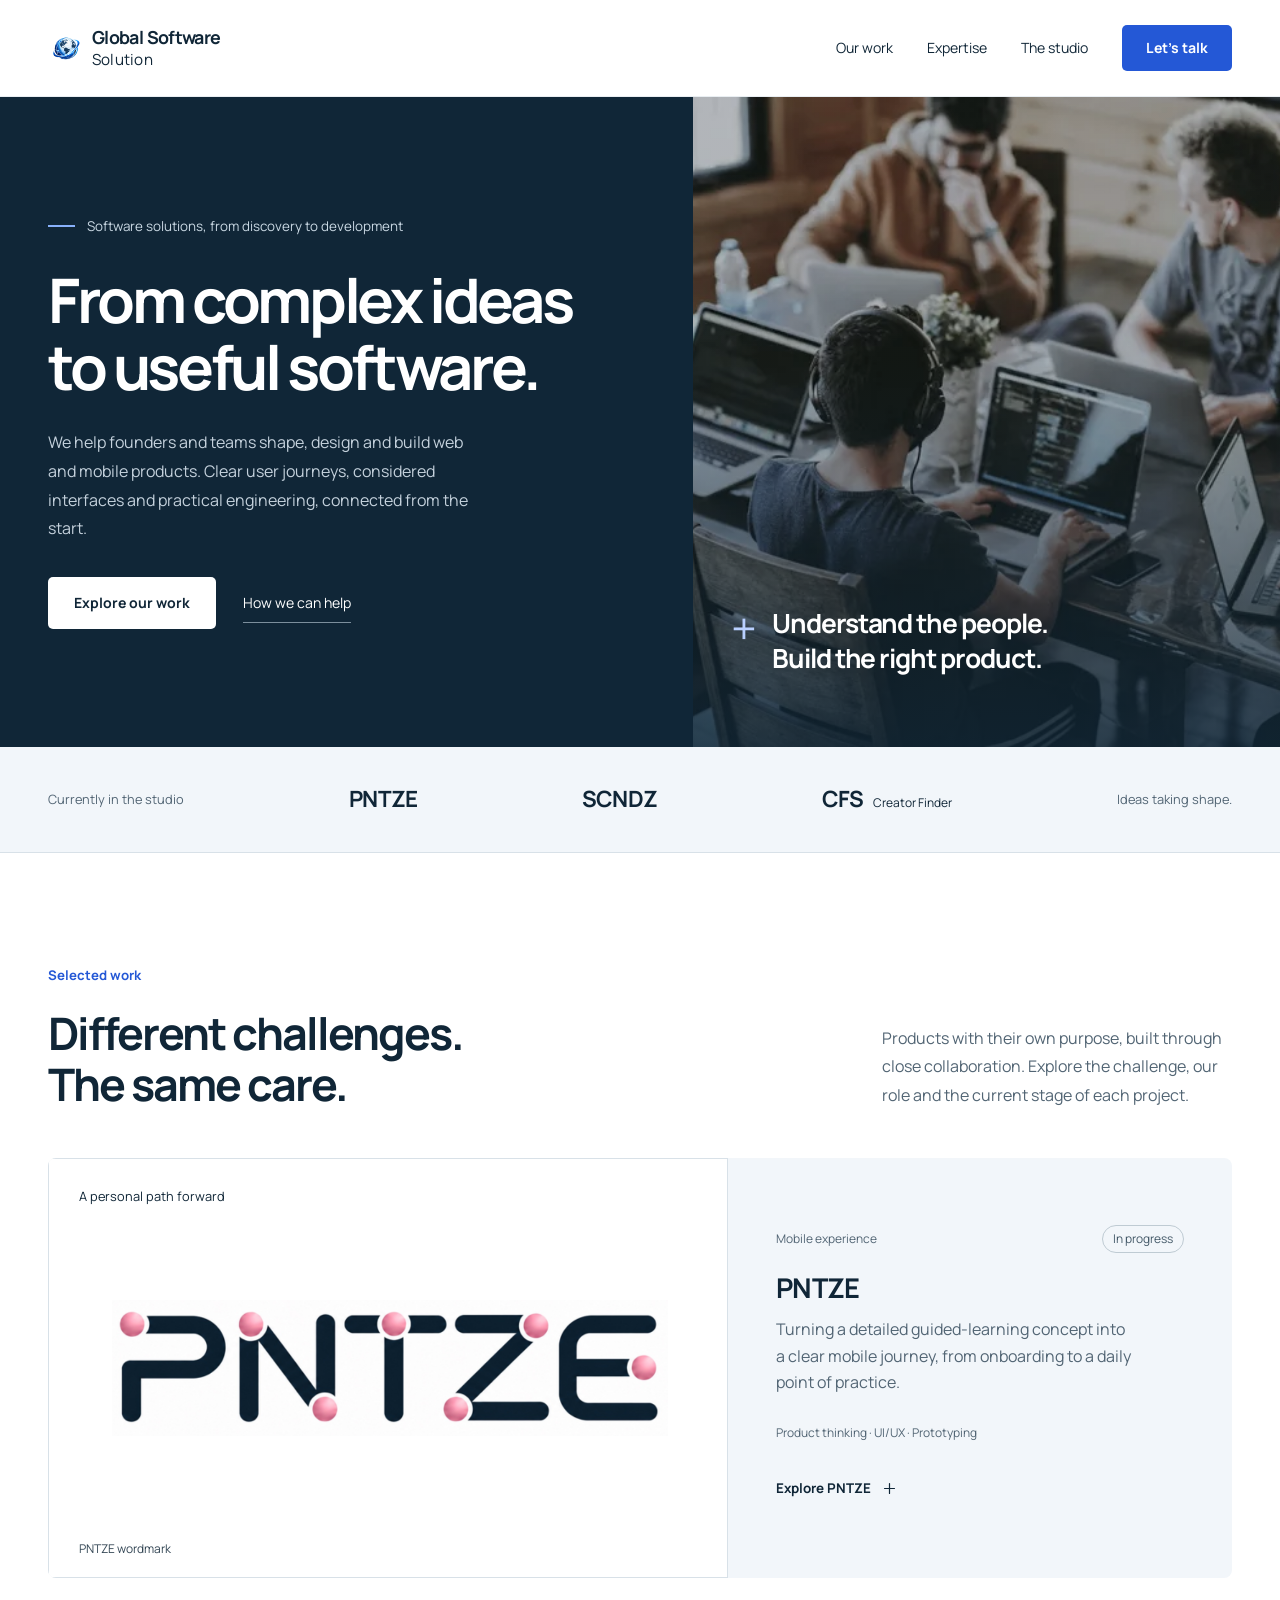
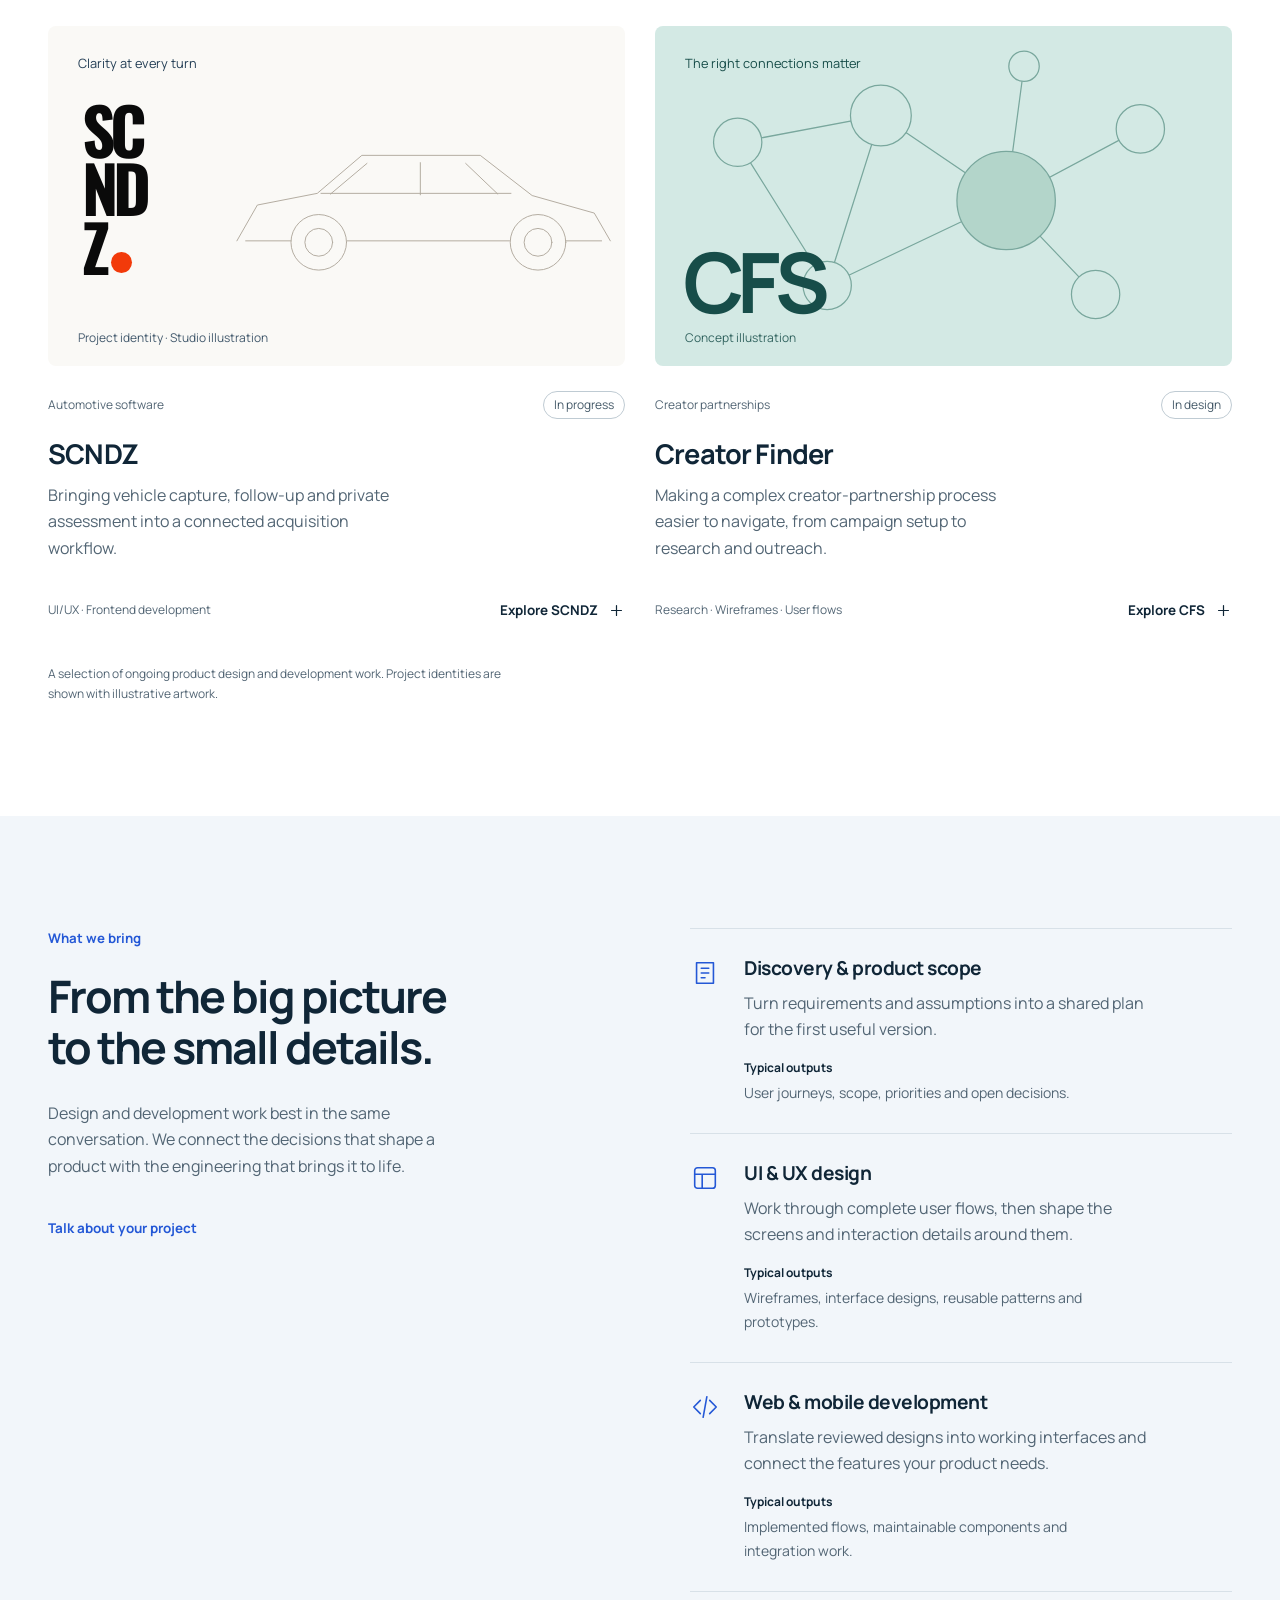
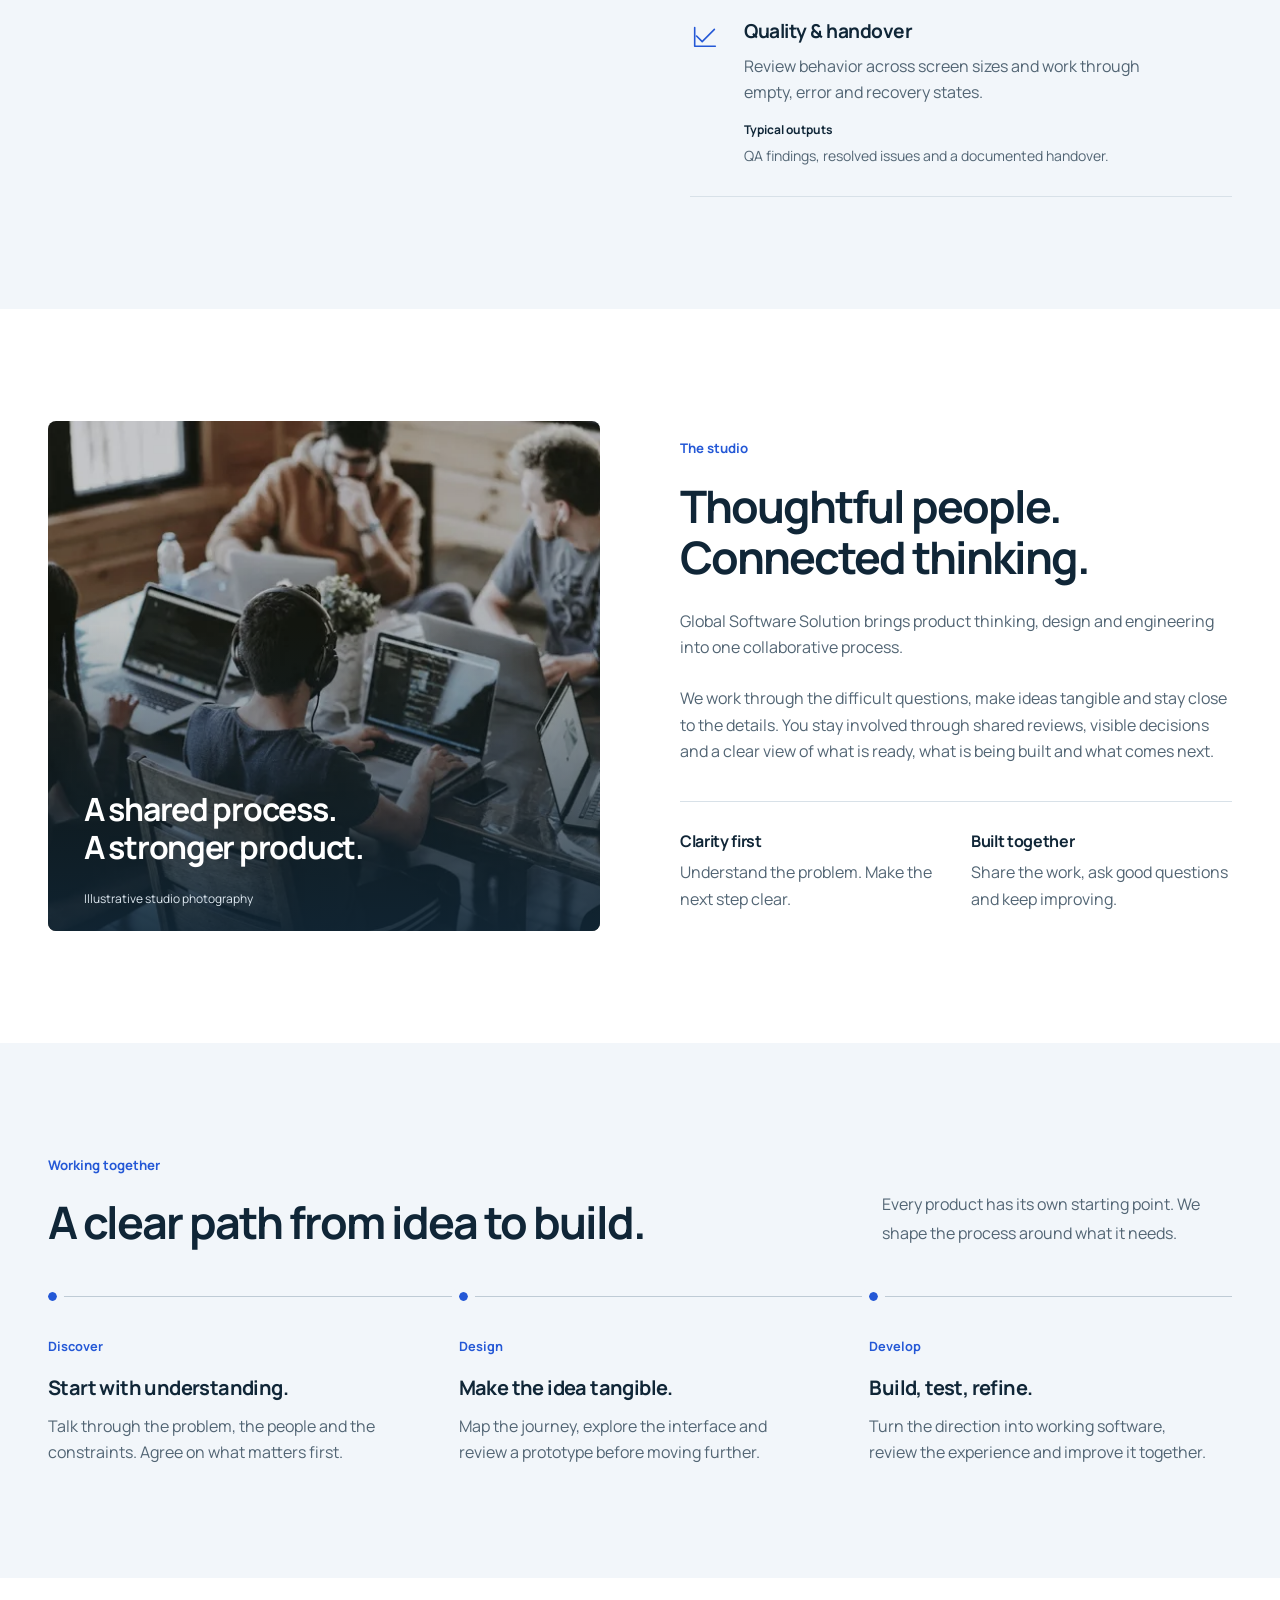
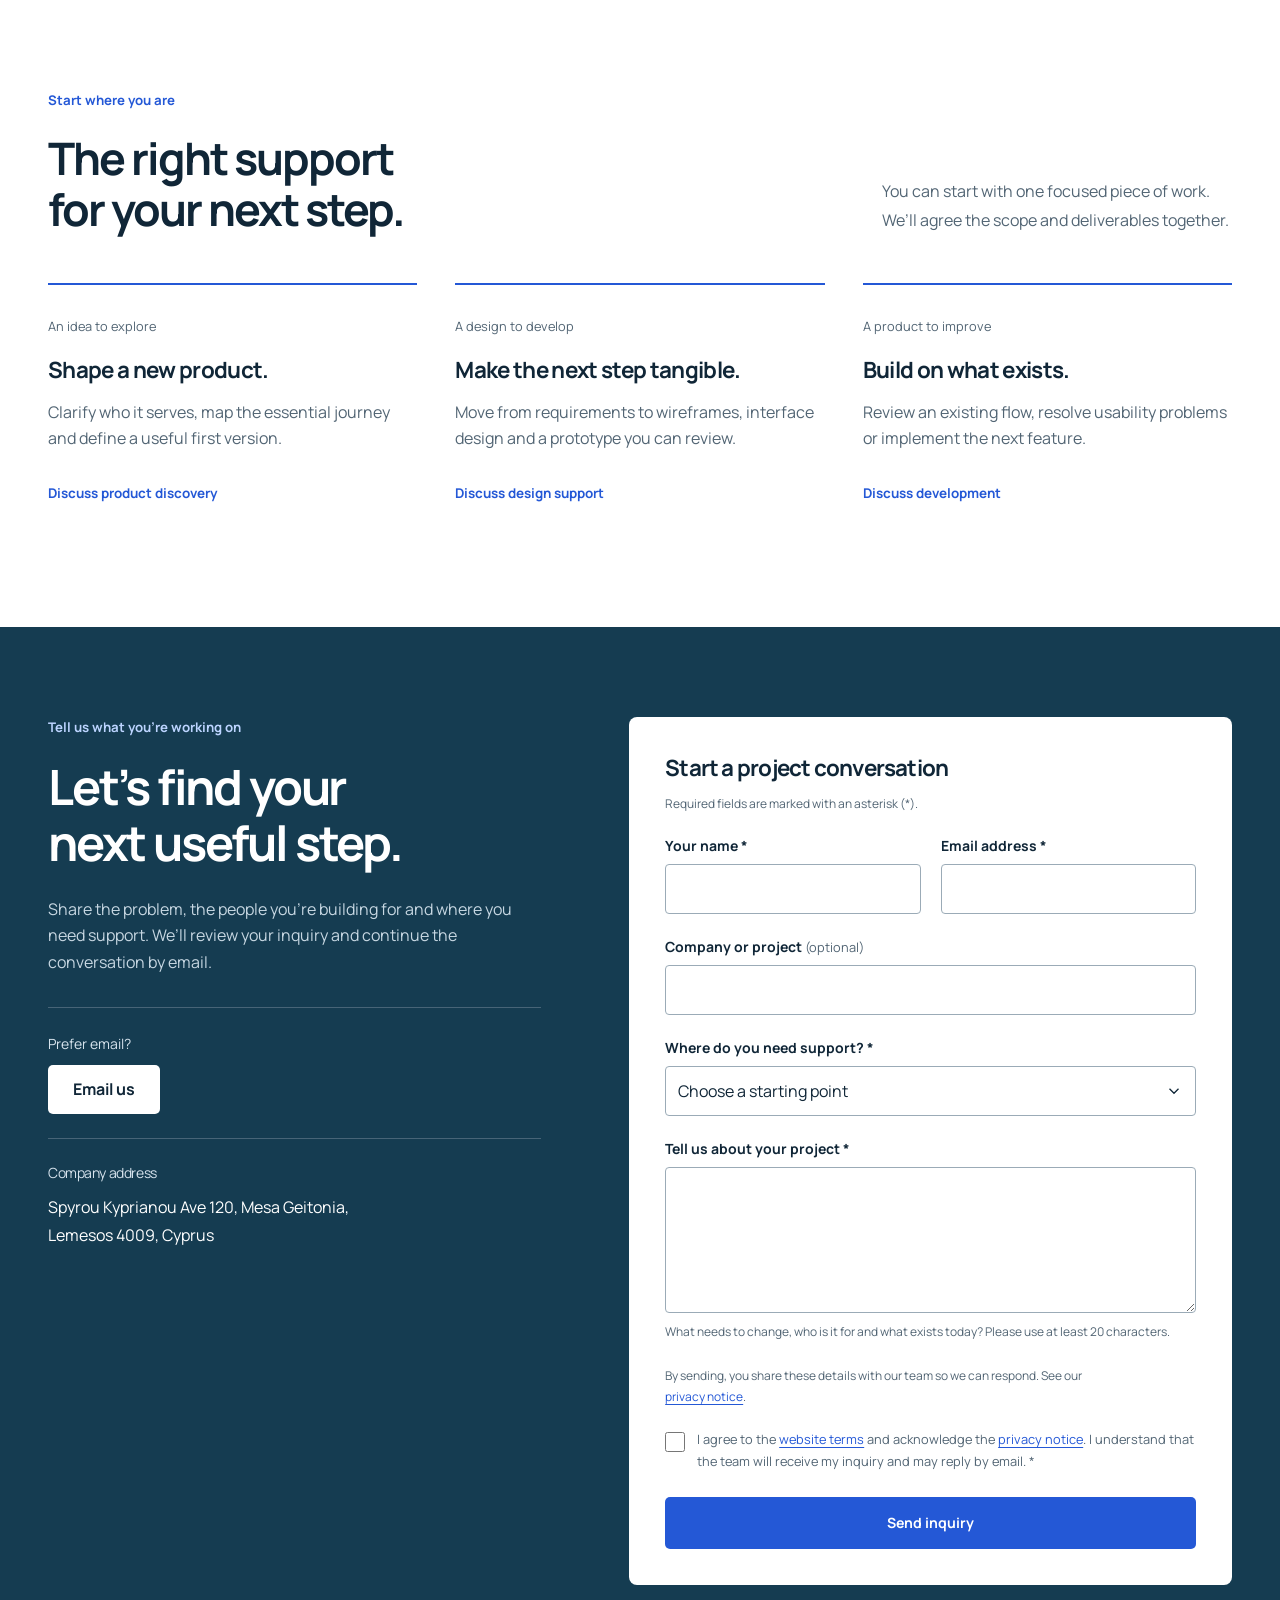
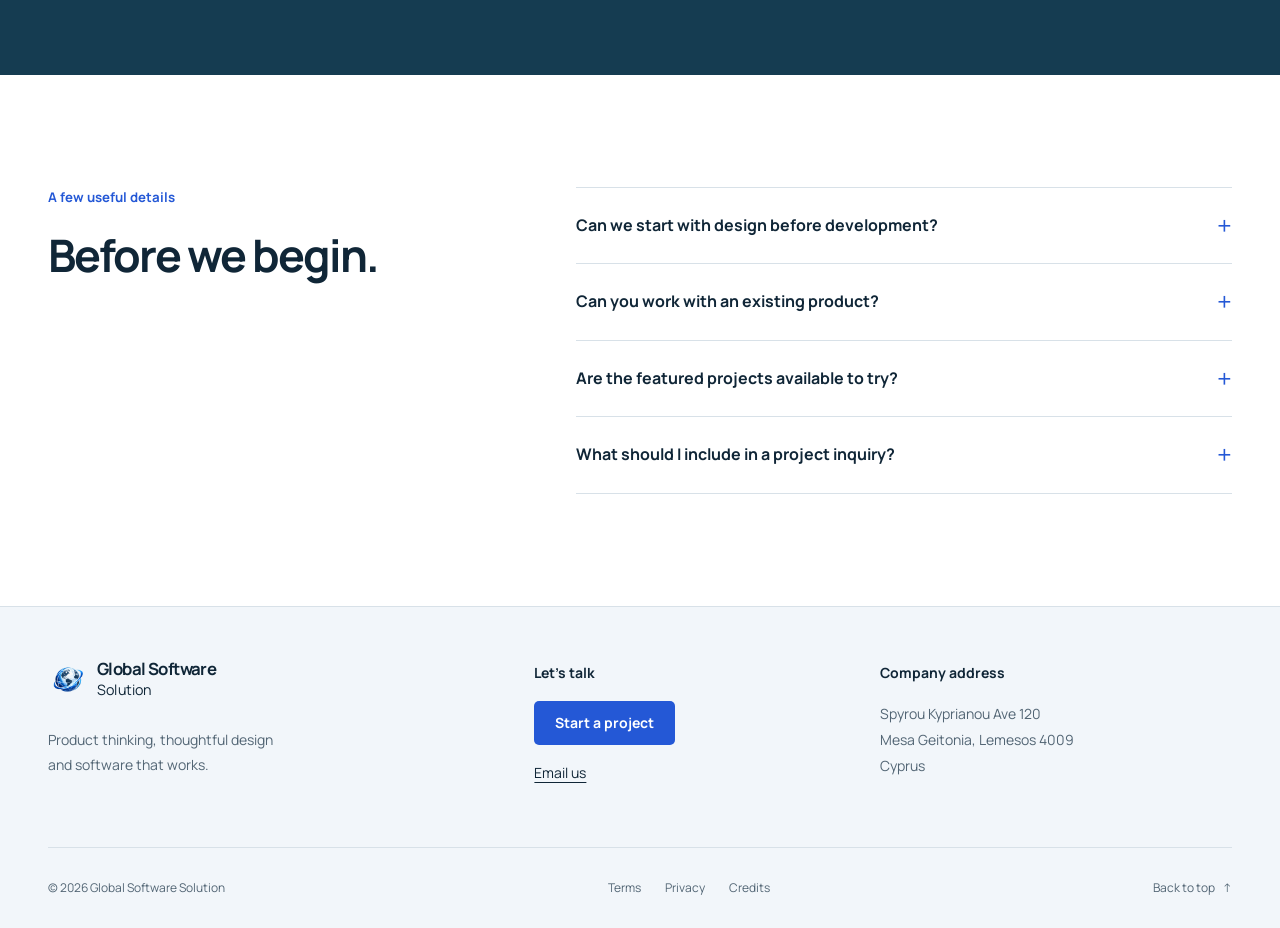
<file: index.html>
<!doctype html>
<html lang="en">
<head>
  <meta charset="utf-8">
<meta http-equiv="Content-Security-Policy" content="default-src &#x27;none&#x27;; base-uri &#x27;none&#x27;; object-src &#x27;none&#x27;; script-src &#x27;self&#x27; &#x27;sha256-yvL3pnUNTHCL8IyqZlwhKdg6uucOcuVKdAGLNqWfsmY=&#x27;; script-src-attr &#x27;none&#x27;; style-src &#x27;self&#x27;; img-src &#x27;self&#x27; data:; font-src &#x27;self&#x27;; connect-src https://formsubmit.co; form-action https://formsubmit.co; frame-src &#x27;none&#x27;; manifest-src &#x27;self&#x27;; upgrade-insecure-requests">

  <meta name="viewport" content="width=device-width, initial-scale=1">
  <meta name="theme-color" content="#102637">

  <link rel="preload" href="assets/manrope-regular.woff2" as="font" type="font/woff2" crossorigin>
  <link rel="stylesheet" href="styles.css">
  <script src="script.js" defer></script>
<link rel="icon" type="image/x-icon" href="/favicon.ico?v=2" sizes="16x16 32x32 48x48">
<link rel="icon" type="image/png" sizes="32x32" href="/assets/favicon-32x32.png?v=2">
<link rel="icon" type="image/png" sizes="16x16" href="/assets/favicon-16x16.png?v=2">
<link rel="apple-touch-icon" sizes="180x180" href="/assets/apple-touch-icon.png?v=2">

<title>Global Software Solution | Software Development &amp; UI/UX</title>
<meta name="description" content="Global Software Solution helps founders and teams with software development, web and mobile apps, product discovery, and thoughtful UI/UX design.">
<meta name="robots" content="index,follow,max-image-preview:large">
<meta name="referrer" content="strict-origin-when-cross-origin">
<meta name="author" content="Global Software Solution">
<link rel="canonical" href="https://globalsoftwarestudios.com/">
<meta property="og:type" content="website">
<meta property="og:site_name" content="Global Software Solution">
<meta property="og:title" content="Global Software Solution | Software Development &amp; UI/UX">
<meta property="og:description" content="Global Software Solution helps founders and teams with software development, web and mobile apps, product discovery, and thoughtful UI/UX design.">
<meta property="og:url" content="https://globalsoftwarestudios.com/">
<meta property="og:image" content="https://globalsoftwarestudios.com/assets/social-card.png">
<meta property="og:image:width" content="1200">
<meta property="og:image:height" content="630">
<meta property="og:image:alt" content="Global Software Solution — software development, web, mobile and UI/UX design">
<meta name="twitter:card" content="summary_large_image">
<meta name="twitter:title" content="Global Software Solution | Software Development &amp; UI/UX">
<meta name="twitter:description" content="Global Software Solution helps founders and teams with software development, web and mobile apps, product discovery, and thoughtful UI/UX design.">
<meta name="twitter:image" content="https://globalsoftwarestudios.com/assets/social-card.png">
<meta name="twitter:image:alt" content="Global Software Solution — software development and UI/UX design">
<script type="application/ld+json">{"@context":"https://schema.org","@graph":[{"@type":"Organization","@id":"https://globalsoftwarestudios.com/#organization","name":"Global Software Solution","url":"https://globalsoftwarestudios.com/","description":"Global Software Solution helps founders and teams with software development, web and mobile apps, product discovery, and thoughtful UI/UX design.","email":"jay.sterling@globalsoftwarestudios.com","logo":{"@type":"ImageObject","url":"https://globalsoftwarestudios.com/assets/company-globe.png","width":256,"height":256},"address":{"@type":"PostalAddress","streetAddress":"Spyrou Kyprianou Ave 120, Mesa Geitonia","addressLocality":"Lemesos","postalCode":"4009","addressCountry":"CY"},"contactPoint":[{"@type":"ContactPoint","contactType":"project inquiries","email":"jay.sterling@globalsoftwarestudios.com"}]},{"@type":"WebSite","@id":"https://globalsoftwarestudios.com/#website","url":"https://globalsoftwarestudios.com/","name":"Global Software Solution","publisher":{"@id":"https://globalsoftwarestudios.com/#organization"},"inLanguage":"en"},{"@type":"WebPage","@id":"https://globalsoftwarestudios.com/#webpage","url":"https://globalsoftwarestudios.com/","name":"Global Software Solution | Software Development & UI/UX","description":"Global Software Solution helps founders and teams with software development, web and mobile apps, product discovery, and thoughtful UI/UX design.","isPartOf":{"@id":"https://globalsoftwarestudios.com/#website"},"about":{"@id":"https://globalsoftwarestudios.com/#organization"},"inLanguage":"en"}]}</script>
</head>
<body>
  <a class="skip-link" href="#main">Skip to content</a>
  <header class="site-header">
    <div class="container header-inner">
      <a class="brand" href="#" aria-label="Global Software Solution home"><img class="brand-globe" src="assets/company-globe.png" width="256" height="256" alt=""><span>Global Software <span class="brand-second">Solution</span></span></a>
      <button class="menu-toggle" aria-expanded="false" aria-controls="navigation" hidden><span>Menu</span><svg viewBox="0 0 24 24" aria-hidden="true"><path d="M4 8h16M4 16h16"/></svg></button>
      <nav id="navigation" aria-label="Main navigation">
        <a href="#work">Our work</a><a href="#expertise">Expertise</a><a href="#studio">The studio</a><a class="button button-small" href="#contact">Let’s talk</a>
      </nav>
    </div>
  </header>
  <main id="main">
    <section class="hero" aria-labelledby="hero-title">
      <div class="container hero-grid">
        <div class="hero-copy">
          <p class="intro-label"><span class="line"></span> Software solutions, from discovery to development</p>
          <h1 id="hero-title">From complex ideas<br>to useful software.</h1>
          <p class="hero-description">We help founders and teams shape, design and build web and mobile products. Clear user journeys, considered interfaces and practical engineering, connected from the start.</p>
          <div class="hero-actions"><a class="button button-white" href="#work">Explore our work</a><a class="hero-text-link" href="#expertise">How we can help</a></div>
        </div>
        <div class="hero-art">
          <img class="hero-photo" src="assets/studio-team.webp" srcset="assets/studio-team-small.webp 750w, assets/studio-team.webp 1500w" sizes="(max-width: 620px) 100vw, 50vw" alt="People collaborating around a laptop in a shared workspace" width="1500" height="1001" fetchpriority="high">
          <div class="photo-shade"></div>
          <div class="photo-caption"><span class="caption-cross" aria-hidden="true">+</span><p>Understand the people.<br>Build the right product.</p></div>
        </div>
      </div>
    </section>
    <div class="project-index"><div class="container index-inner"><span>Currently in the studio</span><a href="#pntze">PNTZE</a><a href="#scndz">SCNDZ</a><a href="#cfs">CFS <span class="index-detail">Creator Finder</span></a><span class="index-note">Ideas taking shape.</span></div></div>
    <section class="section work-section container" id="work" aria-labelledby="work-title">
      <div class="section-heading"><div><p class="section-kicker">Selected work</p><h2 id="work-title">Different challenges.<br>The same care.</h2></div><p>Products with their own purpose, built through close collaboration. Explore the challenge, our role and the current stage of each project.</p></div>
      <div class="projects">
        <article class="project project-featured" id="pntze">
          <div class="project-art pntze-art" aria-label="PNTZE source wordmark" role="img">
            <span class="art-note">A personal path forward</span>
            <div class="project-logo-panel"><img class="pntze-project-logo" src="assets/pntze-logo.png" alt="PNTZE" width="1020" height="249" loading="lazy"></div>
            <span class="visual-caption">PNTZE wordmark</span>
          </div>
          <div class="project-copy"><div class="project-meta"><span>Mobile experience</span><span class="status">In progress</span></div><h3>PNTZE</h3><p>Turning a detailed guided-learning concept into a clear mobile journey, from onboarding to a daily point of practice.</p><div class="project-bottom"><span>Product thinking · UI/UX · Prototyping</span><a class="text-link" href="#project-pntze" data-project="pntze">Explore PNTZE <svg viewBox="0 0 24 24" aria-hidden="true"><path d="M12 5v14M5 12h14"/></svg></a></div></div>
        </article>
        <article class="project" id="scndz">
          <div class="project-art scndz-art" role="img" aria-label="SCNDZ project wordmark and automotive illustration"><span class="art-note">Clarity at every turn</span><svg class="car-drawing" viewBox="0 0 600 250" aria-hidden="true"><path d="m45 164 28-49 82-16 61-52h162l71 55 85 24 22 38M57 164h62m77 0h222m77 0h49M160 99h260M223 58l-50 42m185-42 44 42M296 57v44"/><circle cx="157" cy="166" r="38"/><circle cx="457" cy="166" r="38"/><circle cx="157" cy="166" r="19"/><circle cx="457" cy="166" r="19"/></svg><span class="scndz-project-logo" role="img" aria-label="SCNDZ"><span>SC</span><span>ND</span><span>Z<i aria-hidden="true"></i></span></span><span class="visual-caption">Project identity · Studio illustration</span></div>
          <div class="project-copy"><div class="project-meta"><span>Automotive software</span><span class="status">In progress</span></div><h3>SCNDZ</h3><p>Bringing vehicle capture, follow-up and private assessment into a connected acquisition workflow.</p><div class="project-bottom"><span>UI/UX · Frontend development</span><a class="text-link" href="#project-scndz" data-project="scndz">Explore SCNDZ <svg viewBox="0 0 24 24" aria-hidden="true"><path d="M12 5v14M5 12h14"/></svg></a></div></div>
        </article>
        <article class="project" id="cfs">
          <div class="project-art cfs-art" role="img" aria-label="Abstract connected creator network for CFS"><span class="art-note">The right connections matter</span><svg class="network-lines" viewBox="0 0 600 380" aria-hidden="true"><path d="m70 130 160-30 140 95 150-80M230 100l-60 190 200-95 100 105M70 130l100 160m200-95 20-150"/><circle cx="70" cy="130" r="27"/><circle cx="230" cy="100" r="34"/><circle cx="170" cy="290" r="27"/><circle cx="520" cy="115" r="27"/><circle cx="470" cy="300" r="27"/><circle cx="390" cy="45" r="17"/><circle class="center-node" cx="370" cy="195" r="55"/></svg><span class="art-word cfs-word">CFS</span><span class="visual-caption">Concept illustration</span></div>
          <div class="project-copy"><div class="project-meta"><span>Creator partnerships</span><span class="status">In design</span></div><h3>Creator Finder</h3><p>Making a complex creator-partnership process easier to navigate, from campaign setup to research and outreach.</p><div class="project-bottom"><span>Research · Wireframes · User flows</span><a class="text-link" href="#project-cfs" data-project="cfs">Explore CFS <svg viewBox="0 0 24 24" aria-hidden="true"><path d="M12 5v14M5 12h14"/></svg></a></div></div>
        </article>
      </div>
      <p class="work-note">A selection of ongoing product design and development work. Project identities are shown with illustrative artwork.</p>
    </section>
    <section class="expertise-section section" id="expertise" aria-labelledby="expertise-title"><div class="container expertise-layout"><div class="expertise-intro"><p class="section-kicker">What we bring</p><h2 id="expertise-title">From the big picture<br>to the small details.</h2><p>Design and development work best in the same conversation. We connect the decisions that shape a product with the engineering that brings it to life.</p><a class="text-link" href="#contact">Talk about your project</a></div><div class="service-list"><div class="service"><svg viewBox="0 0 32 32" aria-hidden="true"><path d="M7 5h18v22H7zM12 11h8M12 16h8M12 21h4"/></svg><div><h3>Discovery & product scope</h3><p>Turn requirements and assumptions into a shared plan for the first useful version.</p><p class="service-output"><strong>Typical outputs</strong> User journeys, scope, priorities and open decisions.</p></div></div><div class="service"><svg viewBox="0 0 32 32" aria-hidden="true"><rect x="5" y="5" width="22" height="22" rx="3"/><path d="M5 12h22M13 12v15"/></svg><div><h3>UI & UX design</h3><p>Work through complete user flows, then shape the screens and interaction details around them.</p><p class="service-output"><strong>Typical outputs</strong> Wireframes, interface designs, reusable patterns and prototypes.</p></div></div><div class="service"><svg viewBox="0 0 32 32" aria-hidden="true"><path d="m11 9-7 7 7 7m10-14 7 7-7 7M18 5l-4 22"/></svg><div><h3>Web & mobile development</h3><p>Translate reviewed designs into working interfaces and connect the features your product needs.</p><p class="service-output"><strong>Typical outputs</strong> Implemented flows, maintainable components and integration work.</p></div></div><div class="service"><svg viewBox="0 0 32 32" aria-hidden="true"><path d="m7 16 6 6L26 9M5 7v20h22"/></svg><div><h3>Quality & handover</h3><p>Review behavior across screen sizes and work through empty, error and recovery states.</p><p class="service-output"><strong>Typical outputs</strong> QA findings, resolved issues and a documented handover.</p></div></div></div></div></section>
    <section class="studio-section section container" id="studio" aria-labelledby="studio-title"><div class="studio-visual"><img src="assets/studio-team.webp" srcset="assets/studio-team-small.webp 750w, assets/studio-team.webp 1500w" sizes="(max-width: 620px) 100vw, 50vw" alt="A collaborative workspace with laptops and people sharing ideas" width="1500" height="1001" loading="lazy"><div class="studio-image-label">A shared process.<br>A stronger product.</div><span class="studio-photo-note">Illustrative studio photography</span></div><div class="studio-copy"><p class="section-kicker">The studio</p><h2 id="studio-title">Thoughtful people.<br>Connected thinking.</h2><p>Global Software Solution brings product thinking, design and engineering into one collaborative process.</p><p>We work through the difficult questions, make ideas tangible and stay close to the details. You stay involved through shared reviews, visible decisions and a clear view of what is ready, what is being built and what comes next.</p><div class="studio-values"><div><h3>Clarity first</h3><p>Understand the problem. Make the next step clear.</p></div><div><h3>Built together</h3><p>Share the work, ask good questions and keep improving.</p></div></div></div></section>
    <section class="process-section section"><div class="container"><div class="section-heading"><div><p class="section-kicker">Working together</p><h2>A clear path from idea to build.</h2></div><p>Every product has its own starting point. We shape the process around what it needs.</p></div><div class="process-grid"><div><span class="process-step">Discover</span><h3>Start with understanding.</h3><p>Talk through the problem, the people and the constraints. Agree on what matters first.</p></div><div><span class="process-step">Design</span><h3>Make the idea tangible.</h3><p>Map the journey, explore the interface and review a prototype before moving further.</p></div><div><span class="process-step">Develop</span><h3>Build, test, refine.</h3><p>Turn the direction into working software, review the experience and improve it together.</p></div></div></div></section>
<section class="starting-section section container" aria-labelledby="starting-title">
<div class="section-heading"><div><p class="section-kicker">Start where you are</p><h2 id="starting-title">The right support<br>for your next step.</h2></div><p>You can start with one focused piece of work. We’ll agree the scope and deliverables together.</p></div>
<div class="starting-grid">
<article><span class="starting-label">An idea to explore</span><h3>Shape a new product.</h3><p>Clarify who it serves, map the essential journey and define a useful first version.</p><button type="button" class="text-link" data-inquiry-service="Discovery & product scope">Discuss product discovery</button></article>
<article><span class="starting-label">A design to develop</span><h3>Make the next step tangible.</h3><p>Move from requirements to wireframes, interface design and a prototype you can review.</p><button type="button" class="text-link" data-inquiry-service="UI & UX design">Discuss design support</button></article>
<article><span class="starting-label">A product to improve</span><h3>Build on what exists.</h3><p>Review an existing flow, resolve usability problems or implement the next feature.</p><button type="button" class="text-link" data-inquiry-service="Web & mobile development">Discuss development</button></article>
</div></section>
    <section class="contact-section" id="contact" aria-labelledby="contact-title"><div class="container contact-inner">
<div class="inquiry-intro"><p class="section-kicker">Tell us what you’re working on</p><h2 id="contact-title">Let’s find your<br>next useful step.</h2><p>Share the problem, the people you’re building for and where you need support. We’ll review your inquiry and continue the conversation by email.</p>
<div class="inquiry-route"><h3>Prefer email?</h3><a class="button contact-email" href="mailto:jay.sterling@globalsoftwarestudios.com">Email us</a></div>
<div class="contact-location"><h3>Company address</h3><address>Spyrou Kyprianou Ave 120, Mesa Geitonia,<br>Lemesos 4009, Cyprus</address></div></div>
<form id="inquiry-form" class="inquiry-form" action="https://formsubmit.co/knightndgale@gmail.com" method="POST" aria-labelledby="inquiry-form-title">
<h3 id="inquiry-form-title">Start a project conversation</h3><p class="form-hint">Required fields are marked with an asterisk (*).</p>
<input type="hidden" name="_cc" value="jay.sterling@globalsoftwarestudios.com"><input type="hidden" name="_subject" value="New project inquiry — Global Software Solution"><input type="hidden" name="_template" value="table"><input type="hidden" name="_next" value="https://globalsoftwarestudios.com/thank-you.html"><input type="hidden" name="_url" value="https://globalsoftwarestudios.com/">
<div class="honey-field" aria-hidden="true"><label for="website-url">Leave this field empty</label><input id="website-url" name="_honey" type="text" tabindex="-1" autocomplete="off"></div>
<div class="form-row"><div class="form-field"><label for="inquiry-name">Your name *</label><input id="inquiry-name" name="name" autocomplete="name" maxlength="100" required aria-describedby="name-error"><span class="field-error" id="name-error"></span></div><div class="form-field"><label for="inquiry-email">Email address *</label><input id="inquiry-email" inputmode="email" spellcheck="false" type="email" name="email" autocomplete="email" maxlength="254" required aria-describedby="email-error"><span class="field-error" id="email-error"></span></div></div>
<div class="form-field"><label for="inquiry-company">Company or project <span>(optional)</span></label><input id="inquiry-company" name="company" autocomplete="organization" maxlength="150"></div>
<div class="form-field"><label for="inquiry-service">Where do you need support? *</label><select id="inquiry-service" name="service" required aria-describedby="service-error"><option value="">Choose a starting point</option><option>Discovery & product scope</option><option>UI & UX design</option><option>Web & mobile development</option><option>Quality review & refinement</option><option>Help me define the scope</option></select><span class="field-error" id="service-error"></span></div>
<div class="form-field"><label for="inquiry-message">Tell us about your project *</label><textarea id="inquiry-message" name="message" rows="5" required minlength="20" maxlength="5000" aria-describedby="message-hint message-error"></textarea><span class="field-hint" id="message-hint">What needs to change, who is it for and what exists today? Please use at least 20 characters.</span><span class="field-error" id="message-error"></span></div>
<p class="form-privacy">By sending, you share these details with our team so we can respond. See our <a href="privacy.html">privacy notice</a>.</p>
<div class="form-field consent-field"><label class="consent-label" for="inquiry-consent"><input type="checkbox" id="inquiry-consent" name="consent" value="accepted" required aria-describedby="consent-error"><span>I agree to the <a href="terms.html" target="_blank" rel="noopener noreferrer">website terms</a> and acknowledge the <a href="privacy.html" target="_blank" rel="noopener noreferrer">privacy notice</a>. I understand that the team will receive my inquiry and may reply by email. *</span></label><span class="field-error" id="consent-error"></span></div>
<input type="hidden" name="terms_version" value="2026-06">
<div id="inquiry-feedback" class="form-feedback" role="status" aria-live="polite" tabindex="-1" hidden></div>
<button type="submit" class="button inquiry-submit">Send inquiry</button>
<noscript><p class="form-hint">You may be asked to complete verification before your inquiry is sent.</p></noscript>
</form></div></section>
    <section class="faq-section section container" aria-labelledby="faq-title"><div><p class="section-kicker">A few useful details</p><h2 id="faq-title">Before we begin.</h2></div><div class="faq-list"><details><summary>Can we start with design before development?<span aria-hidden="true">+</span></summary><p>Yes. We can begin with product discovery, user flows, wireframes or a prototype, then use that work to define the development scope.</p></details><details><summary>Can you work with an existing product?<span aria-hidden="true">+</span></summary><p>Yes. We can review an existing experience, work through specific usability problems or help shape the next part of the product.</p></details><details><summary>Are the featured projects available to try?<span aria-hidden="true">+</span></summary><p>The featured work is ongoing. The project overviews describe the current design and development scope; public product demos are not linked at this stage.</p></details><details><summary>What should I include in a project inquiry?<span aria-hidden="true">+</span></summary><p>A short description of the problem, who the product is for, what already exists and any timing constraints is a useful start. Use the inquiry form above to share these details with our team.</p></details></div></section>
  </main>
  <footer class="site-footer" id="footer">
  <div class="container footer-grid">
    <div class="footer-brand">
      <a class="brand" href="./" aria-label="Global Software Solution home"><img class="brand-globe" src="assets/company-globe.png" width="256" height="256" alt=""><span>Global Software <span class="brand-second">Solution</span></span></a>
      <p>Product thinking, thoughtful design<br>and software that works.</p>
    </div>
    <div class="footer-column">
      <h2 class="footer-heading">Let’s talk</h2>
      <div class="footer-actions"><a class="button" href="./#contact">Start a project</a><a class="footer-link" href="mailto:jay.sterling@globalsoftwarestudios.com">Email us</a></div>
    </div>
    <div class="footer-column">
      <h2 class="footer-heading">Company address</h2>
      <address>Spyrou Kyprianou Ave 120<br>Mesa Geitonia, Lemesos 4009<br>Cyprus</address>
    </div>
  </div>
  <div class="container footer-meta">
    <span>© 2026 Global Software Solution</span>
    <nav aria-label="Legal and site information"><a href="terms.html">Terms</a><a href="privacy.html">Privacy</a><a href="credits.html">Credits</a></nav>
    <a class="footer-top" href="#main">Back to top <span aria-hidden="true">↑</span></a>
  </div>
</footer>
  <dialog id="project-dialog" aria-labelledby="dialog-title"><button class="dialog-close" aria-label="Close project overview"><svg viewBox="0 0 24 24" aria-hidden="true"><path d="m6 6 12 12M18 6 6 18"/></svg></button><div id="dialog-content"></div></dialog>
  <section class="project-fallbacks" aria-label="Project overviews">
    <article id="project-pntze"><h2>PNTZE</h2><p>A guided mobile experience focused on a personal journey. Current work includes product interpretation, UI/UX design and prototype planning. The product is ongoing; no public demo is available here.</p><a href="#pntze">Back to selected work</a></article>
    <article id="project-scndz"><h2>SCNDZ</h2><p>Vehicle acquisition software. Current work covers onboarding, acquisition capture, follow-up and assessment interfaces. Frontend implementation is ongoing; backend-connected behavior and newer design changes remain in progress.</p><a href="#scndz">Back to selected work</a></article>
    <article id="project-cfs"><h2>Creator Finder (CFS)</h2><p>A creator discovery and partnership workflow covering research, campaigns, outreach and partnerships. Current work is low-fidelity wireframes, user flows and specification alignment. This is design-stage work, not a released application.</p><a href="#cfs">Back to selected work</a></article>
  </section>
</body>
</html>
</file>
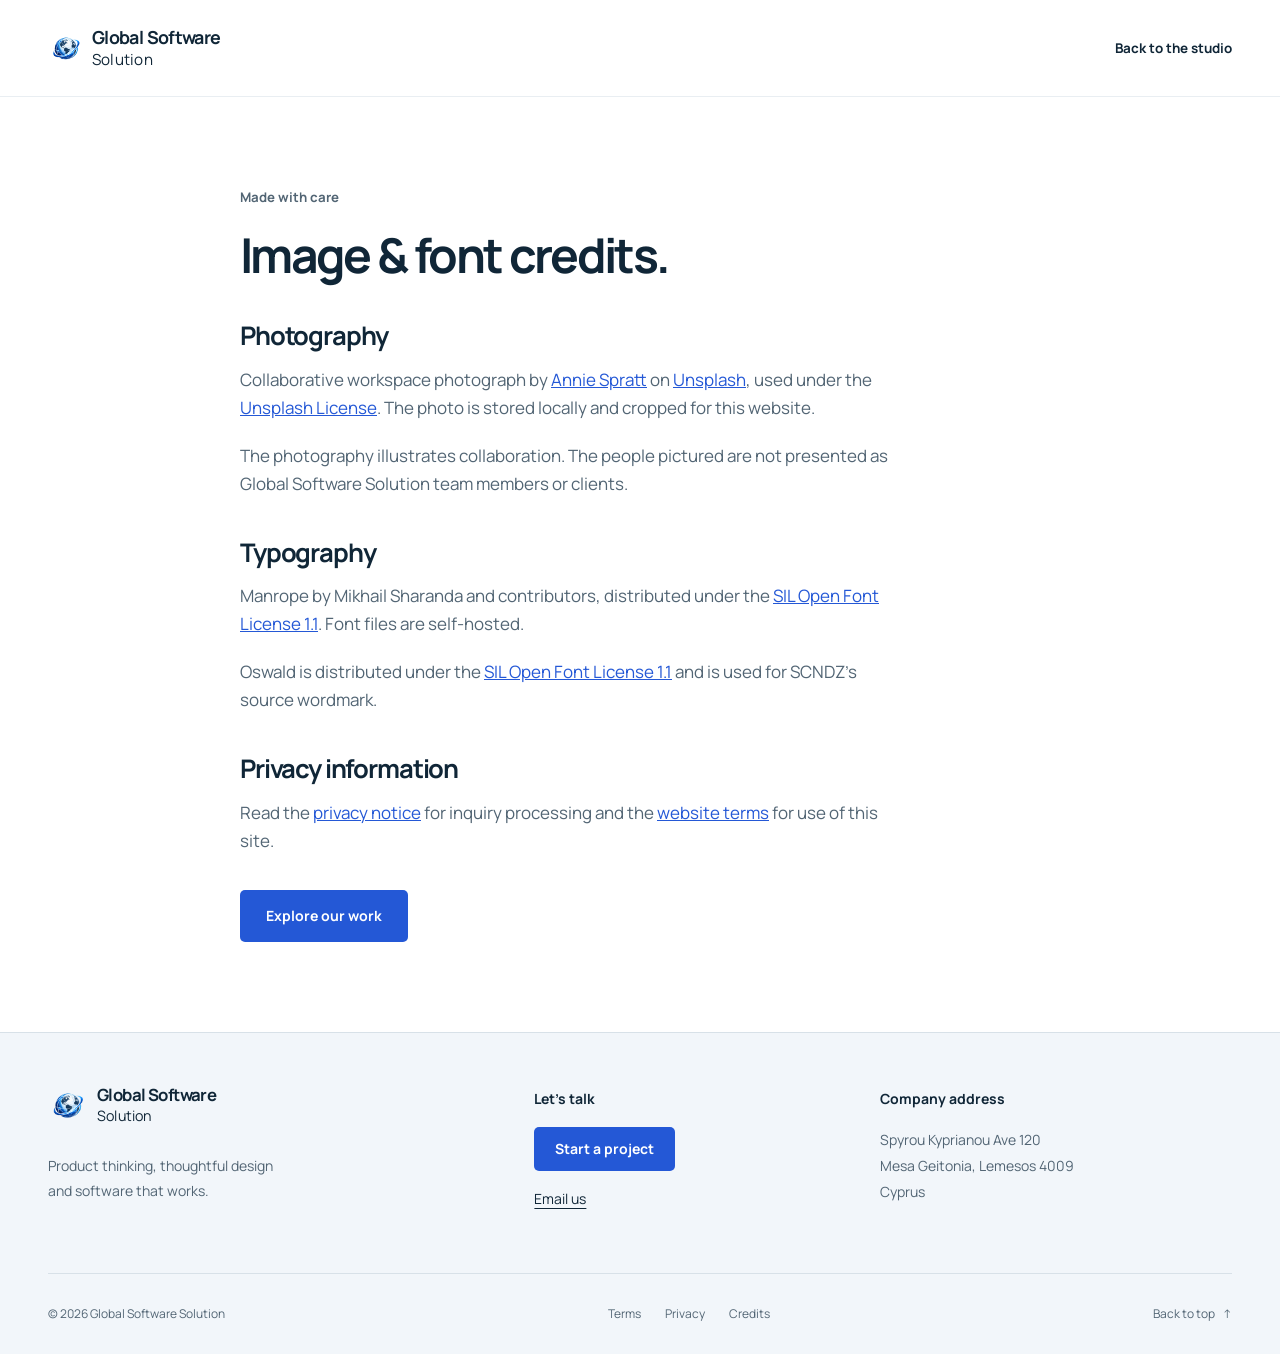
<file: credits.html>
<!doctype html><html lang="en"><head><meta charset="utf-8">
<meta http-equiv="Content-Security-Policy" content="default-src &#x27;none&#x27;; base-uri &#x27;none&#x27;; object-src &#x27;none&#x27;; script-src &#x27;self&#x27;; script-src-attr &#x27;none&#x27;; style-src &#x27;self&#x27;; img-src &#x27;self&#x27; data:; font-src &#x27;self&#x27;; connect-src https://formsubmit.co; form-action https://formsubmit.co; frame-src &#x27;none&#x27;; manifest-src &#x27;self&#x27;; upgrade-insecure-requests">

<meta name="viewport" content="width=device-width, initial-scale=1"><link rel="stylesheet" href="styles.css"><link rel="icon" type="image/x-icon" href="/favicon.ico?v=2" sizes="16x16 32x32 48x48">
<link rel="icon" type="image/png" sizes="32x32" href="/assets/favicon-32x32.png?v=2">
<link rel="icon" type="image/png" sizes="16x16" href="/assets/favicon-16x16.png?v=2">
<link rel="apple-touch-icon" sizes="180x180" href="/assets/apple-touch-icon.png?v=2">

<title>Credits | Global Software Solution</title>
<meta name="description" content="Photography credits and font licenses for the Global Software Solution website.">
<meta name="robots" content="index,follow,max-image-preview:large">
<meta name="referrer" content="strict-origin-when-cross-origin">
<meta name="author" content="Global Software Solution">
<link rel="canonical" href="https://globalsoftwarestudios.com/credits.html">
<meta property="og:type" content="website">
<meta property="og:site_name" content="Global Software Solution">
<meta property="og:title" content="Credits | Global Software Solution">
<meta property="og:description" content="Photography credits and font licenses for the Global Software Solution website.">
<meta property="og:url" content="https://globalsoftwarestudios.com/credits.html">
<meta property="og:image" content="https://globalsoftwarestudios.com/assets/social-card.png">
<meta property="og:image:width" content="1200">
<meta property="og:image:height" content="630">
<meta property="og:image:alt" content="Global Software Solution — software development, web, mobile and UI/UX design">
<meta name="twitter:card" content="summary_large_image">
<meta name="twitter:title" content="Credits | Global Software Solution">
<meta name="twitter:description" content="Photography credits and font licenses for the Global Software Solution website.">
<meta name="twitter:image" content="https://globalsoftwarestudios.com/assets/social-card.png">
<meta name="twitter:image:alt" content="Global Software Solution — software development and UI/UX design">
</head><body><header class="site-header"><div class="container header-inner"><a class="brand" href="./"><img class="brand-globe" src="assets/company-globe.png" width="256" height="256" alt=""><span>Global Software <span class="brand-second">Solution</span></span></a><a class="text-link" href="./">Back to the studio</a></div></header><main id="main" class="container credits-main"><p class="section-kicker">Made with care</p><h1>Image & font credits.</h1><h2>Photography</h2><p>Collaborative workspace photograph by <a href="https://unsplash.com/@anniespratt">Annie Spratt</a> on <a href="https://unsplash.com/photos/group-of-people-using-laptop-computer-QckxruozjRg">Unsplash</a>, used under the <a href="https://unsplash.com/license">Unsplash License</a>. The photo is stored locally and cropped for this website.</p><p>The photography illustrates collaboration. The people pictured are not presented as Global Software Solution team members or clients.</p><h2>Typography</h2><p>Manrope by Mikhail Sharanda and contributors, distributed under the <a href="assets/OFL-Manrope.txt">SIL Open Font License 1.1</a>. Font files are self-hosted.</p><p>Oswald is distributed under the <a href="assets/OFL-Oswald.txt">SIL Open Font License 1.1</a> and is used for SCNDZ’s source wordmark.</p><h2 id="privacy">Privacy information</h2><p>Read the <a href="privacy.html">privacy notice</a> for inquiry processing and the <a href="terms.html">website terms</a> for use of this site.</p><a class="button" href="./#work">Explore our work</a></main><footer class="site-footer" id="footer">
  <div class="container footer-grid">
    <div class="footer-brand">
      <a class="brand" href="./" aria-label="Global Software Solution home"><img class="brand-globe" src="assets/company-globe.png" width="256" height="256" alt=""><span>Global Software <span class="brand-second">Solution</span></span></a>
      <p>Product thinking, thoughtful design<br>and software that works.</p>
    </div>
    <div class="footer-column">
      <h2 class="footer-heading">Let’s talk</h2>
      <div class="footer-actions"><a class="button" href="./#contact">Start a project</a><a class="footer-link" href="mailto:jay.sterling@globalsoftwarestudios.com">Email us</a></div>
    </div>
    <div class="footer-column">
      <h2 class="footer-heading">Company address</h2>
      <address>Spyrou Kyprianou Ave 120<br>Mesa Geitonia, Lemesos 4009<br>Cyprus</address>
    </div>
  </div>
  <div class="container footer-meta">
    <span>© 2026 Global Software Solution</span>
    <nav aria-label="Legal and site information"><a href="terms.html">Terms</a><a href="privacy.html">Privacy</a><a href="credits.html">Credits</a></nav>
    <a class="footer-top" href="#main">Back to top <span aria-hidden="true">↑</span></a>
  </div>
</footer></body></html>
</file>
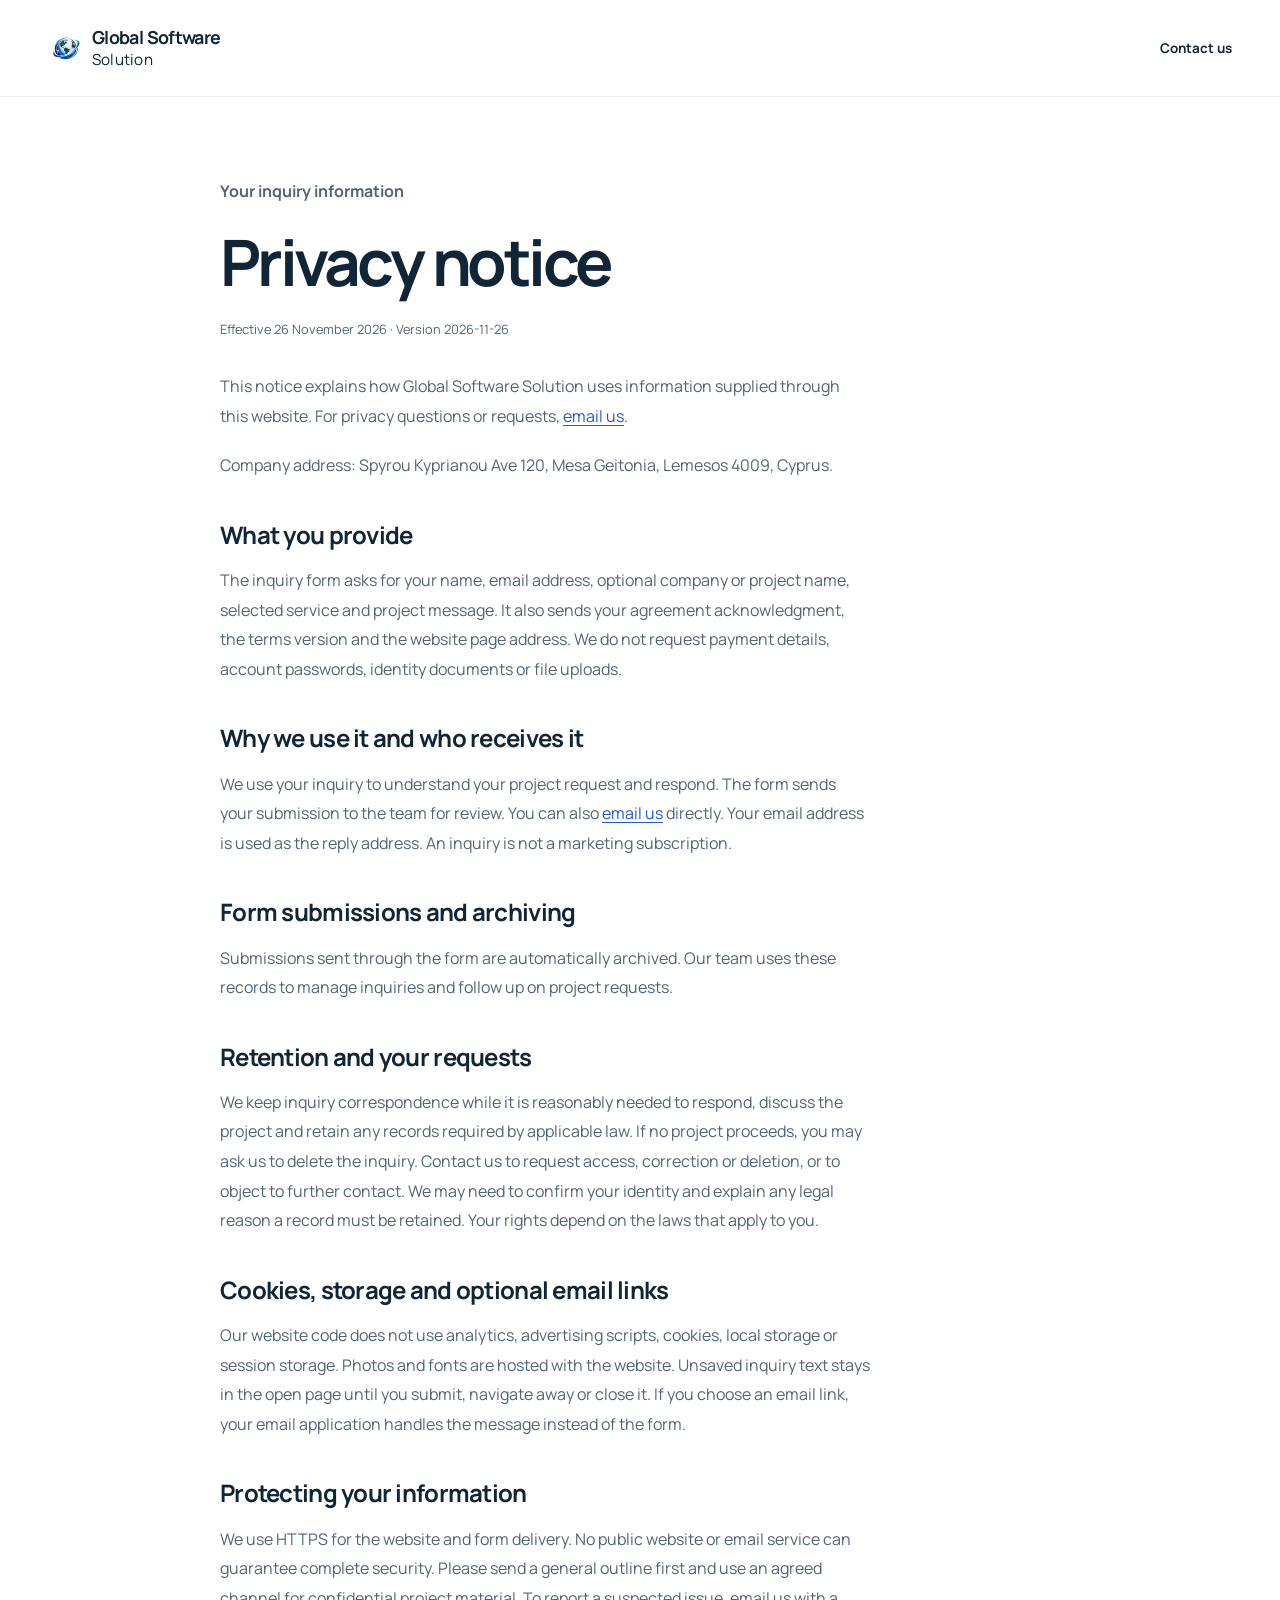
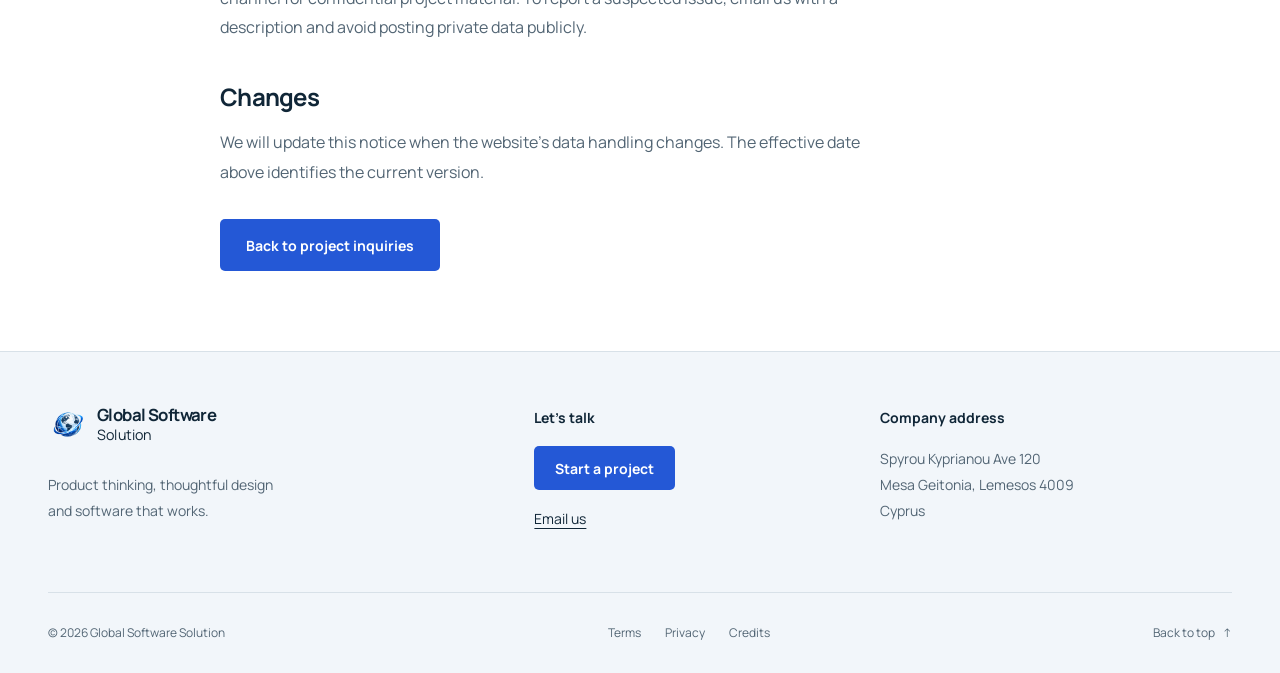
<file: privacy.html>
<!doctype html>
<html lang="en"><head><meta charset="utf-8">
<meta http-equiv="Content-Security-Policy" content="default-src &#x27;none&#x27;; base-uri &#x27;none&#x27;; object-src &#x27;none&#x27;; script-src &#x27;self&#x27;; script-src-attr &#x27;none&#x27;; style-src &#x27;self&#x27;; img-src &#x27;self&#x27; data:; font-src &#x27;self&#x27;; connect-src https://formsubmit.co; form-action https://formsubmit.co; frame-src &#x27;none&#x27;; manifest-src &#x27;self&#x27;; upgrade-insecure-requests">

<meta name="viewport" content="width=device-width, initial-scale=1"><link rel="stylesheet" href="styles.css"><link rel="icon" type="image/x-icon" href="/favicon.ico?v=2" sizes="16x16 32x32 48x48">
<link rel="icon" type="image/png" sizes="32x32" href="/assets/favicon-32x32.png?v=2">
<link rel="icon" type="image/png" sizes="16x16" href="/assets/favicon-16x16.png?v=2">
<link rel="apple-touch-icon" sizes="180x180" href="/assets/apple-touch-icon.png?v=2">

<title>Privacy Notice | Global Software Solution</title>
<meta name="description" content="How Global Software Solution handles project inquiries, form submissions, automatic archiving and privacy requests.">
<meta name="robots" content="index,follow,max-image-preview:large">
<meta name="referrer" content="strict-origin-when-cross-origin">
<meta name="author" content="Global Software Solution">
<link rel="canonical" href="https://globalsoftwarestudios.com/privacy.html">
<meta property="og:type" content="website">
<meta property="og:site_name" content="Global Software Solution">
<meta property="og:title" content="Privacy Notice | Global Software Solution">
<meta property="og:description" content="How Global Software Solution handles project inquiries, form submissions, automatic archiving and privacy requests.">
<meta property="og:url" content="https://globalsoftwarestudios.com/privacy.html">
<meta property="og:image" content="https://globalsoftwarestudios.com/assets/social-card.png">
<meta property="og:image:width" content="1200">
<meta property="og:image:height" content="630">
<meta property="og:image:alt" content="Global Software Solution — software development, web, mobile and UI/UX design">
<meta name="twitter:card" content="summary_large_image">
<meta name="twitter:title" content="Privacy Notice | Global Software Solution">
<meta name="twitter:description" content="How Global Software Solution handles project inquiries, form submissions, automatic archiving and privacy requests.">
<meta name="twitter:image" content="https://globalsoftwarestudios.com/assets/social-card.png">
<meta name="twitter:image:alt" content="Global Software Solution — software development and UI/UX design">
</head><body><a class="skip-link" href="#main">Skip to content</a><header class="site-header"><div class="container header-inner"><a class="brand" href="./" aria-label="Global Software Solution home"><img class="brand-globe" src="assets/company-globe.png" width="256" height="256" alt=""><span>Global Software <span class="brand-second">Solution</span></span></a><a class="text-link" href="./#contact">Contact us</a></div></header><main id="main" class="container legal-main"><p class="section-kicker">Your inquiry information</p><h1>Privacy notice</h1><p class="legal-date">Effective 26 November 2026 · Version 2026-11-26</p>
<p>This notice explains how Global Software Solution uses information supplied through this website. For privacy questions or requests, <a href="mailto:jay.sterling@globalsoftwarestudios.com">email us</a>.</p>
<p>Company address: Spyrou Kyprianou Ave 120, Mesa Geitonia, Lemesos 4009, Cyprus.</p><h2>What you provide</h2><p>The inquiry form asks for your name, email address, optional company or project name, selected service and project message. It also sends your agreement acknowledgment, the terms version and the website page address. We do not request payment details, account passwords, identity documents or file uploads.</p>
<h2>Why we use it and who receives it</h2><p>We use your inquiry to understand your project request and respond. The form sends your submission to the team for review. You can also <a href="mailto:jay.sterling@globalsoftwarestudios.com">email us</a> directly. Your email address is used as the reply address. An inquiry is not a marketing subscription.</p>
<h2>Form submissions and archiving</h2><p>Submissions sent through the form are automatically archived. Our team uses these records to manage inquiries and follow up on project requests.</p>
<h2>Retention and your requests</h2><p>We keep inquiry correspondence while it is reasonably needed to respond, discuss the project and retain any records required by applicable law. If no project proceeds, you may ask us to delete the inquiry. Contact us to request access, correction or deletion, or to object to further contact. We may need to confirm your identity and explain any legal reason a record must be retained. Your rights depend on the laws that apply to you.</p>
<h2>Cookies, storage and optional email links</h2><p>Our website code does not use analytics, advertising scripts, cookies, local storage or session storage. Photos and fonts are hosted with the website. Unsaved inquiry text stays in the open page until you submit, navigate away or close it. If you choose an email link, your email application handles the message instead of the form.</p>
<h2>Protecting your information</h2><p>We use HTTPS for the website and form delivery. No public website or email service can guarantee complete security. Please send a general outline first and use an agreed channel for confidential project material. To report a suspected issue, email us with a description and avoid posting private data publicly.</p>
<h2>Changes</h2><p>We will update this notice when the website’s data handling changes. The effective date above identifies the current version.</p><a class="button" href="./#contact">Back to project inquiries</a></main><footer class="site-footer" id="footer">
  <div class="container footer-grid">
    <div class="footer-brand">
      <a class="brand" href="./" aria-label="Global Software Solution home"><img class="brand-globe" src="assets/company-globe.png" width="256" height="256" alt=""><span>Global Software <span class="brand-second">Solution</span></span></a>
      <p>Product thinking, thoughtful design<br>and software that works.</p>
    </div>
    <div class="footer-column">
      <h2 class="footer-heading">Let’s talk</h2>
      <div class="footer-actions"><a class="button" href="./#contact">Start a project</a><a class="footer-link" href="mailto:jay.sterling@globalsoftwarestudios.com">Email us</a></div>
    </div>
    <div class="footer-column">
      <h2 class="footer-heading">Company address</h2>
      <address>Spyrou Kyprianou Ave 120<br>Mesa Geitonia, Lemesos 4009<br>Cyprus</address>
    </div>
  </div>
  <div class="container footer-meta">
    <span>© 2026 Global Software Solution</span>
    <nav aria-label="Legal and site information"><a href="terms.html">Terms</a><a href="privacy.html">Privacy</a><a href="credits.html">Credits</a></nav>
    <a class="footer-top" href="#main">Back to top <span aria-hidden="true">↑</span></a>
  </div>
</footer></body></html>
</file>
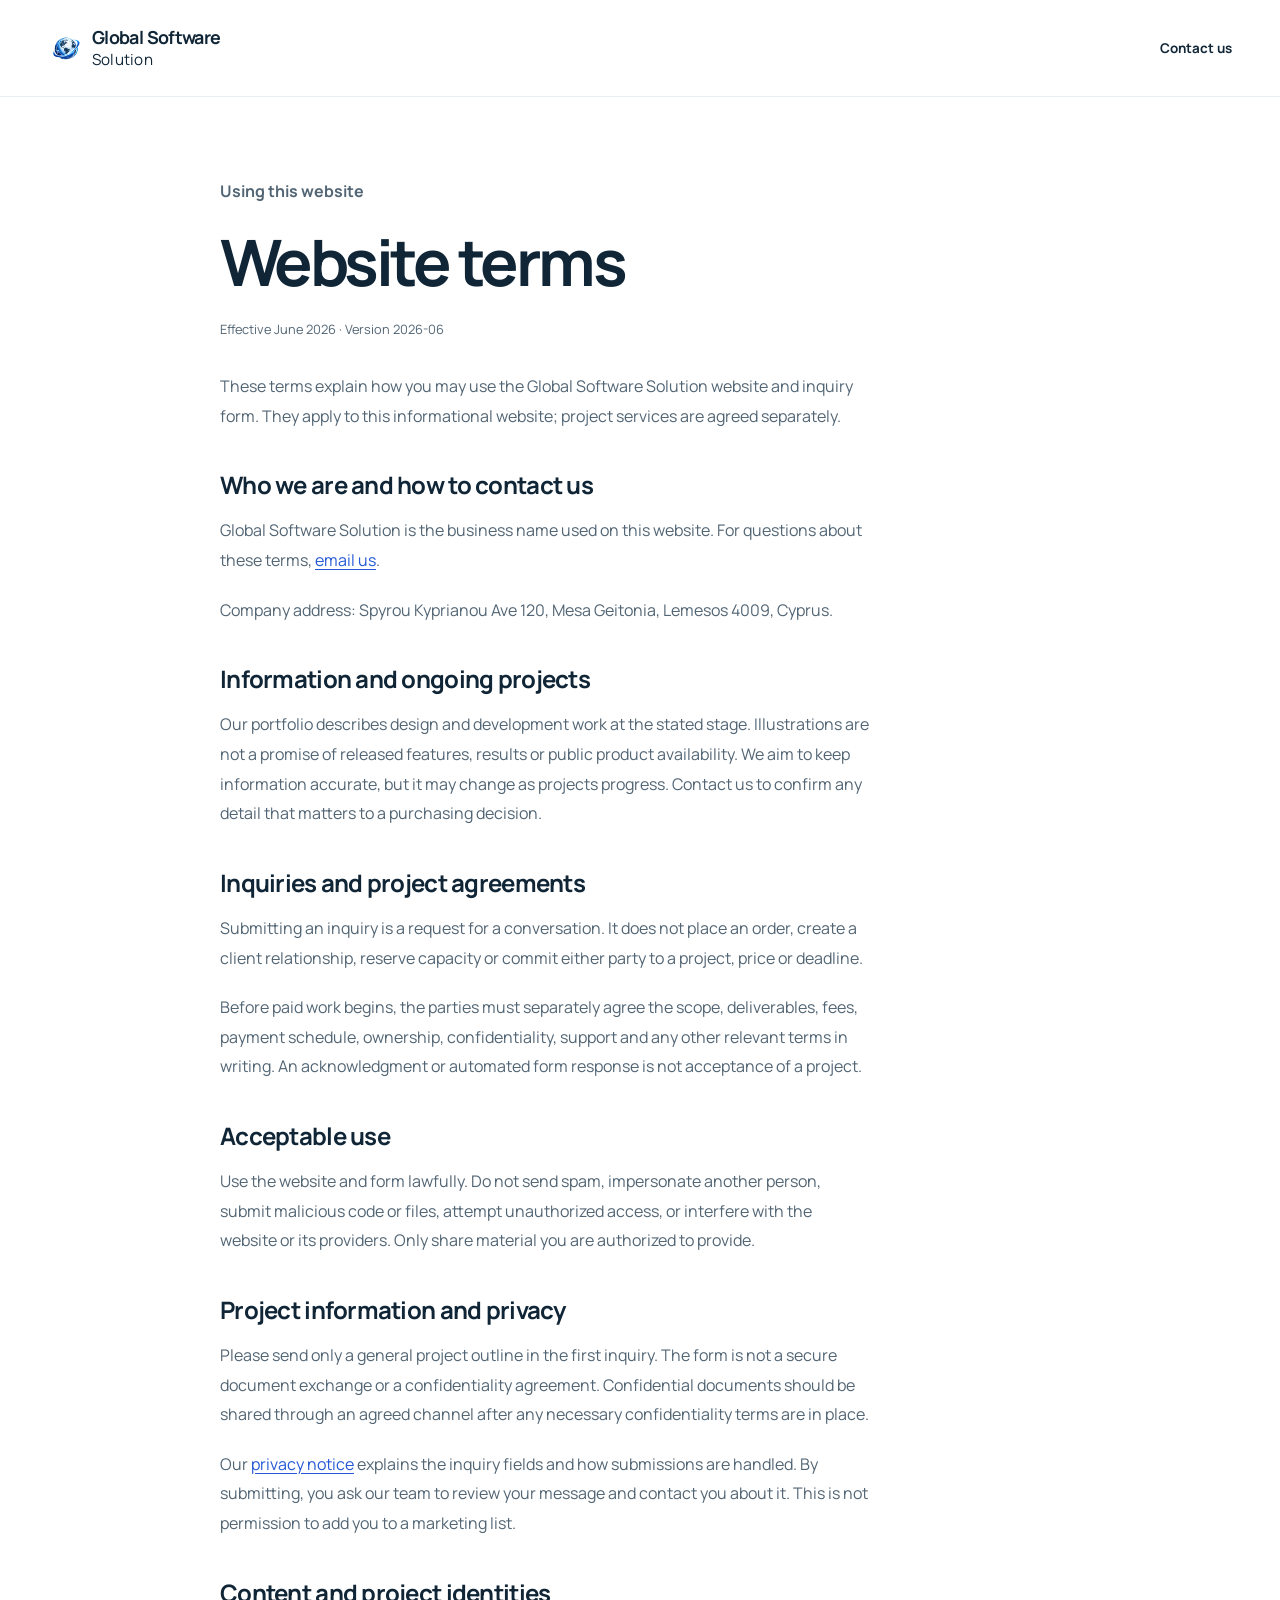
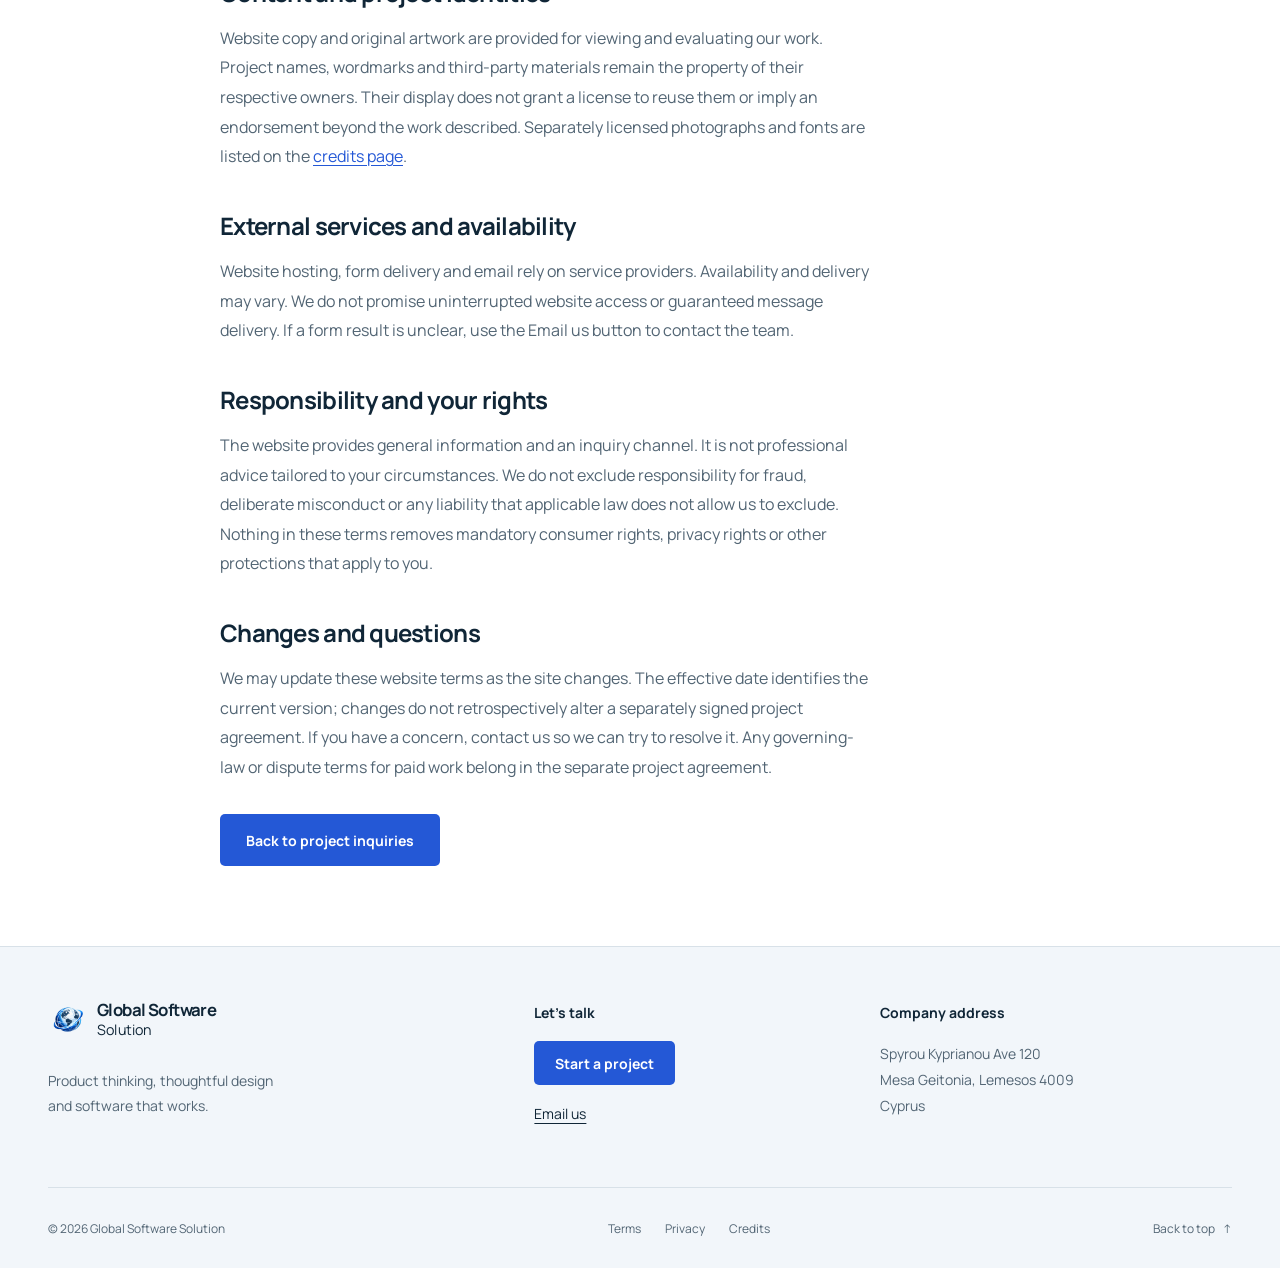
<file: terms.html>
<!doctype html>
<html lang="en"><head><meta charset="utf-8">
<meta http-equiv="Content-Security-Policy" content="default-src &#x27;none&#x27;; base-uri &#x27;none&#x27;; object-src &#x27;none&#x27;; script-src &#x27;self&#x27;; script-src-attr &#x27;none&#x27;; style-src &#x27;self&#x27;; img-src &#x27;self&#x27; data:; font-src &#x27;self&#x27;; connect-src https://formsubmit.co; form-action https://formsubmit.co; frame-src &#x27;none&#x27;; manifest-src &#x27;self&#x27;; upgrade-insecure-requests">

<meta name="viewport" content="width=device-width, initial-scale=1"><link rel="stylesheet" href="styles.css"><link rel="icon" type="image/x-icon" href="/favicon.ico?v=2" sizes="16x16 32x32 48x48">
<link rel="icon" type="image/png" sizes="32x32" href="/assets/favicon-32x32.png?v=2">
<link rel="icon" type="image/png" sizes="16x16" href="/assets/favicon-16x16.png?v=2">
<link rel="apple-touch-icon" sizes="180x180" href="/assets/apple-touch-icon.png?v=2">

<title>Website Terms | Global Software Solution</title>
<meta name="description" content="Read the website terms for Global Software Solution, including project inquiries, acceptable use, intellectual property and your rights.">
<meta name="robots" content="index,follow,max-image-preview:large">
<meta name="referrer" content="strict-origin-when-cross-origin">
<meta name="author" content="Global Software Solution">
<link rel="canonical" href="https://globalsoftwarestudios.com/terms.html">
<meta property="og:type" content="website">
<meta property="og:site_name" content="Global Software Solution">
<meta property="og:title" content="Website Terms | Global Software Solution">
<meta property="og:description" content="Read the website terms for Global Software Solution, including project inquiries, acceptable use, intellectual property and your rights.">
<meta property="og:url" content="https://globalsoftwarestudios.com/terms.html">
<meta property="og:image" content="https://globalsoftwarestudios.com/assets/social-card.png">
<meta property="og:image:width" content="1200">
<meta property="og:image:height" content="630">
<meta property="og:image:alt" content="Global Software Solution — software development, web, mobile and UI/UX design">
<meta name="twitter:card" content="summary_large_image">
<meta name="twitter:title" content="Website Terms | Global Software Solution">
<meta name="twitter:description" content="Read the website terms for Global Software Solution, including project inquiries, acceptable use, intellectual property and your rights.">
<meta name="twitter:image" content="https://globalsoftwarestudios.com/assets/social-card.png">
<meta name="twitter:image:alt" content="Global Software Solution — software development and UI/UX design">
</head><body><a class="skip-link" href="#main">Skip to content</a><header class="site-header"><div class="container header-inner"><a class="brand" href="./" aria-label="Global Software Solution home"><img class="brand-globe" src="assets/company-globe.png" width="256" height="256" alt=""><span>Global Software <span class="brand-second">Solution</span></span></a><a class="text-link" href="./#contact">Contact us</a></div></header><main id="main" class="container legal-main"><p class="section-kicker">Using this website</p><h1>Website terms</h1><p class="legal-date">Effective June 2026 · Version 2026-06</p>
<p>These terms explain how you may use the Global Software Solution website and inquiry form. They apply to this informational website; project services are agreed separately.</p>
<h2>Who we are and how to contact us</h2><p>Global Software Solution is the business name used on this website. For questions about these terms, <a href="mailto:jay.sterling@globalsoftwarestudios.com">email us</a>.</p>
<p>Company address: Spyrou Kyprianou Ave 120, Mesa Geitonia, Lemesos 4009, Cyprus.</p><h2>Information and ongoing projects</h2><p>Our portfolio describes design and development work at the stated stage. Illustrations are not a promise of released features, results or public product availability. We aim to keep information accurate, but it may change as projects progress. Contact us to confirm any detail that matters to a purchasing decision.</p>
<h2>Inquiries and project agreements</h2><p>Submitting an inquiry is a request for a conversation. It does not place an order, create a client relationship, reserve capacity or commit either party to a project, price or deadline.</p><p>Before paid work begins, the parties must separately agree the scope, deliverables, fees, payment schedule, ownership, confidentiality, support and any other relevant terms in writing. An acknowledgment or automated form response is not acceptance of a project.</p>
<h2>Acceptable use</h2><p>Use the website and form lawfully. Do not send spam, impersonate another person, submit malicious code or files, attempt unauthorized access, or interfere with the website or its providers. Only share material you are authorized to provide.</p>
<h2>Project information and privacy</h2><p>Please send only a general project outline in the first inquiry. The form is not a secure document exchange or a confidentiality agreement. Confidential documents should be shared through an agreed channel after any necessary confidentiality terms are in place.</p><p>Our <a href="privacy.html">privacy notice</a> explains the inquiry fields and how submissions are handled. By submitting, you ask our team to review your message and contact you about it. This is not permission to add you to a marketing list.</p>
<h2>Content and project identities</h2><p>Website copy and original artwork are provided for viewing and evaluating our work. Project names, wordmarks and third-party materials remain the property of their respective owners. Their display does not grant a license to reuse them or imply an endorsement beyond the work described. Separately licensed photographs and fonts are listed on the <a href="credits.html">credits page</a>.</p>
<h2>External services and availability</h2><p>Website hosting, form delivery and email rely on service providers. Availability and delivery may vary. We do not promise uninterrupted website access or guaranteed message delivery. If a form result is unclear, use the Email us button to contact the team.</p>
<h2>Responsibility and your rights</h2><p>The website provides general information and an inquiry channel. It is not professional advice tailored to your circumstances. We do not exclude responsibility for fraud, deliberate misconduct or any liability that applicable law does not allow us to exclude. Nothing in these terms removes mandatory consumer rights, privacy rights or other protections that apply to you.</p>
<h2>Changes and questions</h2><p>We may update these website terms as the site changes. The effective date identifies the current version; changes do not retrospectively alter a separately signed project agreement. If you have a concern, contact us so we can try to resolve it. Any governing-law or dispute terms for paid work belong in the separate project agreement.</p>
<a class="button" href="./#contact">Back to project inquiries</a></main><footer class="site-footer" id="footer">
  <div class="container footer-grid">
    <div class="footer-brand">
      <a class="brand" href="./" aria-label="Global Software Solution home"><img class="brand-globe" src="assets/company-globe.png" width="256" height="256" alt=""><span>Global Software <span class="brand-second">Solution</span></span></a>
      <p>Product thinking, thoughtful design<br>and software that works.</p>
    </div>
    <div class="footer-column">
      <h2 class="footer-heading">Let’s talk</h2>
      <div class="footer-actions"><a class="button" href="./#contact">Start a project</a><a class="footer-link" href="mailto:jay.sterling@globalsoftwarestudios.com">Email us</a></div>
    </div>
    <div class="footer-column">
      <h2 class="footer-heading">Company address</h2>
      <address>Spyrou Kyprianou Ave 120<br>Mesa Geitonia, Lemesos 4009<br>Cyprus</address>
    </div>
  </div>
  <div class="container footer-meta">
    <span>© 2026 Global Software Solution</span>
    <nav aria-label="Legal and site information"><a href="terms.html">Terms</a><a href="privacy.html">Privacy</a><a href="credits.html">Credits</a></nav>
    <a class="footer-top" href="#main">Back to top <span aria-hidden="true">↑</span></a>
  </div>
</footer></body></html>
</file>
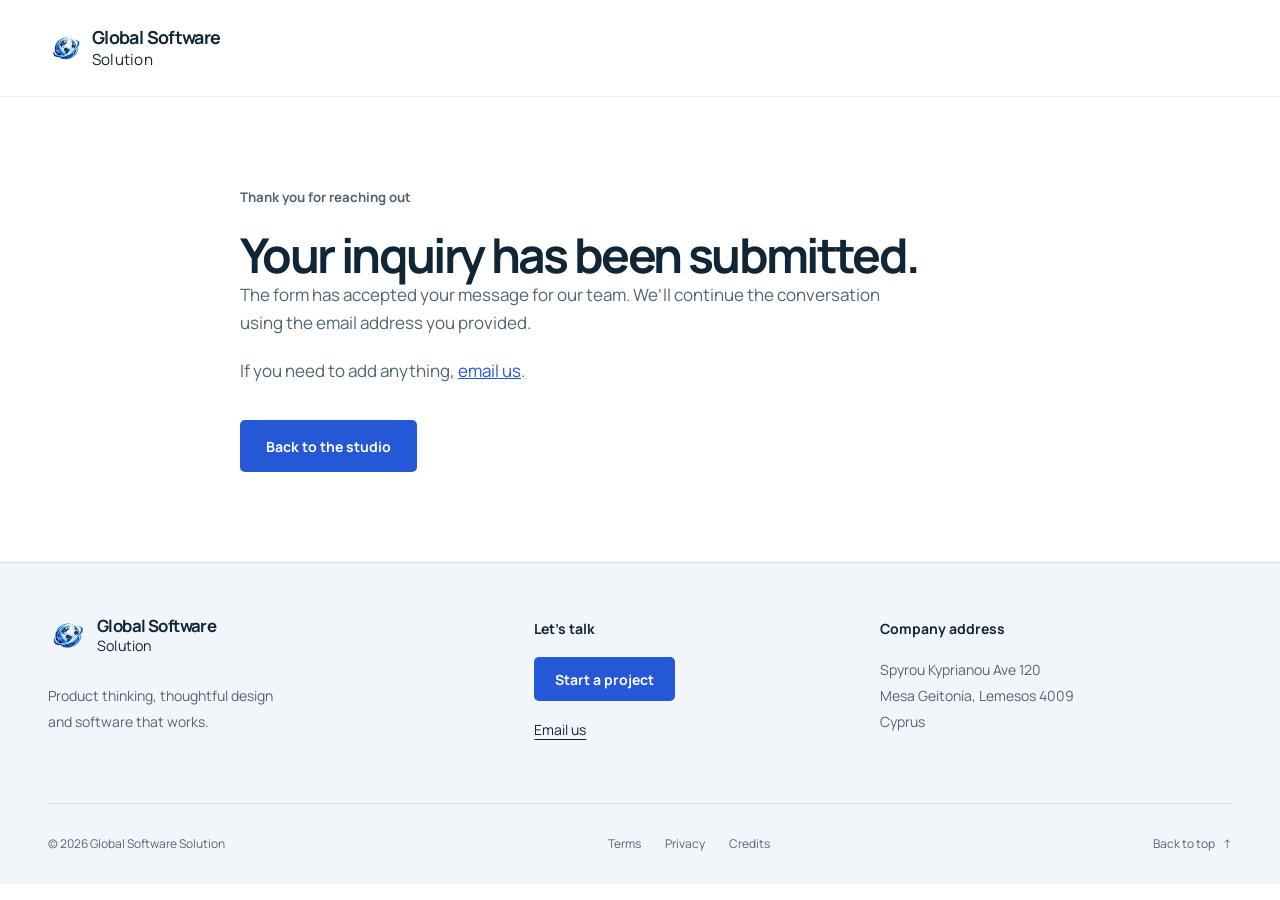
<file: thank-you.html>
<!doctype html><html lang="en"><head><meta charset="utf-8">
<meta http-equiv="Content-Security-Policy" content="default-src &#x27;none&#x27;; base-uri &#x27;none&#x27;; object-src &#x27;none&#x27;; script-src &#x27;self&#x27;; script-src-attr &#x27;none&#x27;; style-src &#x27;self&#x27;; img-src &#x27;self&#x27; data:; font-src &#x27;self&#x27;; connect-src https://formsubmit.co; form-action https://formsubmit.co; frame-src &#x27;none&#x27;; manifest-src &#x27;self&#x27;; upgrade-insecure-requests">

<meta name="viewport" content="width=device-width, initial-scale=1"><link rel="stylesheet" href="styles.css"><link rel="icon" type="image/x-icon" href="/favicon.ico?v=2" sizes="16x16 32x32 48x48">
<link rel="icon" type="image/png" sizes="32x32" href="/assets/favicon-32x32.png?v=2">
<link rel="icon" type="image/png" sizes="16x16" href="/assets/favicon-16x16.png?v=2">
<link rel="apple-touch-icon" sizes="180x180" href="/assets/apple-touch-icon.png?v=2">

<title>Inquiry Submitted | Global Software Solution</title>
<meta name="description" content="Your project inquiry has been submitted. Return to Global Software Solution or contact our team directly.">
<meta name="robots" content="noindex,follow">
<meta name="referrer" content="strict-origin-when-cross-origin">
<meta name="author" content="Global Software Solution">
<link rel="canonical" href="https://globalsoftwarestudios.com/thank-you.html">
<meta property="og:type" content="website">
<meta property="og:site_name" content="Global Software Solution">
<meta property="og:title" content="Inquiry Submitted | Global Software Solution">
<meta property="og:description" content="Your project inquiry has been submitted. Return to Global Software Solution or contact our team directly.">
<meta property="og:url" content="https://globalsoftwarestudios.com/thank-you.html">
<meta property="og:image" content="https://globalsoftwarestudios.com/assets/social-card.png">
<meta property="og:image:width" content="1200">
<meta property="og:image:height" content="630">
<meta property="og:image:alt" content="Global Software Solution — software development, web, mobile and UI/UX design">
<meta name="twitter:card" content="summary_large_image">
<meta name="twitter:title" content="Inquiry Submitted | Global Software Solution">
<meta name="twitter:description" content="Your project inquiry has been submitted. Return to Global Software Solution or contact our team directly.">
<meta name="twitter:image" content="https://globalsoftwarestudios.com/assets/social-card.png">
<meta name="twitter:image:alt" content="Global Software Solution — software development and UI/UX design">
</head><body><header class="site-header"><div class="container header-inner"><a class="brand" href="./"><img class="brand-globe" src="assets/company-globe.png" width="256" height="256" alt=""><span>Global Software <span class="brand-second">Solution</span></span></a></div></header><main id="main" class="container credits-main"><p class="section-kicker">Thank you for reaching out</p><h1>Your inquiry has been submitted.</h1><p>The form has accepted your message for our team. We’ll continue the conversation using the email address you provided.</p><p>If you need to add anything, <a href="mailto:jay.sterling@globalsoftwarestudios.com">email us</a>.</p><a class="button" href="./">Back to the studio</a></main><footer class="site-footer" id="footer">
  <div class="container footer-grid">
    <div class="footer-brand">
      <a class="brand" href="./" aria-label="Global Software Solution home"><img class="brand-globe" src="assets/company-globe.png" width="256" height="256" alt=""><span>Global Software <span class="brand-second">Solution</span></span></a>
      <p>Product thinking, thoughtful design<br>and software that works.</p>
    </div>
    <div class="footer-column">
      <h2 class="footer-heading">Let’s talk</h2>
      <div class="footer-actions"><a class="button" href="./#contact">Start a project</a><a class="footer-link" href="mailto:jay.sterling@globalsoftwarestudios.com">Email us</a></div>
    </div>
    <div class="footer-column">
      <h2 class="footer-heading">Company address</h2>
      <address>Spyrou Kyprianou Ave 120<br>Mesa Geitonia, Lemesos 4009<br>Cyprus</address>
    </div>
  </div>
  <div class="container footer-meta">
    <span>© 2026 Global Software Solution</span>
    <nav aria-label="Legal and site information"><a href="terms.html">Terms</a><a href="privacy.html">Privacy</a><a href="credits.html">Credits</a></nav>
    <a class="footer-top" href="#main">Back to top <span aria-hidden="true">↑</span></a>
  </div>
</footer></body></html>
</file>
<file: styles.css>
@font-face{font-family:Manrope;src:url('assets/manrope-regular.woff2') format('woff2');font-weight:400 600;font-display:swap}@font-face{font-family:Manrope;src:url('assets/manrope-bold.woff2') format('woff2');font-weight:650 800;font-display:swap}
:root{--ink:#102637;--ocean:#153c51;--blue:#2458d6;--blue-hover:#1944ae;--mist:#f2f6fa;--paper:#fff;--muted:#526574;--line:#d8e1e8;--sea:#cde9e4;--radius:8px;--content:1280px}
*{box-sizing:border-box}html{scroll-behavior:auto;scroll-padding-top:110px}body{margin:0;font-family:Manrope,Arial,sans-serif;color:var(--ink);background:var(--paper);font-size:17px;line-height:1.65;-webkit-font-smoothing:antialiased}body.modal-open{overflow:hidden}button,a,summary{-webkit-tap-highlight-color:transparent;touch-action:manipulation}button,summary{cursor:pointer}a{color:inherit;text-decoration:none}button,input{font:inherit}button{color:inherit}a,button,summary{transition:background-color .18s,color .18s,border-color .18s}a:focus-visible,button:focus-visible,summary:focus-visible{outline:3px solid var(--blue);outline-offset:5px}.hero a:focus-visible,.contact-section a:focus-visible{outline-color:#fff}svg{width:24px;height:24px;fill:none;stroke:currentColor;stroke-width:1.7;stroke-linecap:round;stroke-linejoin:round;flex-shrink:0}img{display:block;max-width:100%}h1,h2,h3,p{margin:0}h1,h2,h3{font-weight:700;line-height:1.15;letter-spacing:-.045em;text-wrap:balance}h2{font-size:clamp(2rem,3.5vw,3.1rem)}h3{font-size:1.45rem;letter-spacing:-.03em}p{max-width:65ch}p+p{margin-top:20px}.container{width:min(var(--content),calc(100% - 96px));margin-inline:auto}.section{padding-block:112px}section[id],article[id]{scroll-margin-top:18px}.skip-link{position:fixed;z-index:100;top:12px;left:12px;padding:12px 20px;color:#fff;background:var(--ink);transform:translateY(-160%)}.skip-link:focus{transform:none}.site-header{position:sticky;top:0;z-index:20;background:#fffffff5;border-bottom:1px solid #e9eef2;backdrop-filter:blur(12px)}.header-inner{display:flex;align-items:center;justify-content:space-between;min-height:96px;gap:30px}.brand{display:inline-flex;align-items:center;gap:12px;font-size:1.02rem;font-weight:700;line-height:1.25;letter-spacing:-.02em}.brand-second{display:block}.header-inner nav{display:flex;align-items:center;gap:34px;font-size:.88rem;font-weight:600}.header-inner nav>a:not(.button){padding-block:12px}.header-inner nav>a:not(.button):hover{color:var(--blue)}.button{display:inline-flex;justify-content:center;align-items:center;gap:12px;min-height:52px;padding:14px 25px;border:1px solid transparent;border-radius:5px;background:var(--blue);color:#fff;font-weight:700;font-size:.88rem;line-height:1.4}.button:hover{background:var(--blue-hover)}.button:active{filter:brightness(.94)}.button-small{min-height:44px;padding:12px 23px}.button-white{color:var(--ink);background:#fff}.button-white:hover{background:#e3edf5}.menu-toggle{display:none;align-items:center;gap:9px;border:1px solid var(--line);border-radius:5px;padding:10px 12px;background:#fff;font-size:.88rem;min-height:44px}.hero{background:var(--ink);color:#fff;overflow:hidden}.hero-grid{display:grid;grid-template-columns:1.1fr 1fr;gap:52px;min-height:650px;align-items:center}.hero-copy{padding-block:64px}.intro-label{display:flex;align-items:center;gap:12px;font-size:.84rem;color:#c9d8e3;margin-bottom:30px}.line{height:2px;width:27px;background:#88b1fb;flex-shrink:0}h1{font-size:clamp(2.75rem,4.8vw,4.65rem);line-height:1.09;letter-spacing:-.055em}.hero-description{font-size:1.05rem;color:#c4d1dc;max-width:440px;line-height:1.8;margin-top:27px}.hero-actions{display:flex;align-items:center;gap:27px;margin-top:34px}.hero-text-link{font-size:.88rem;border-bottom:1px solid #7c8f9d;padding-block:8px}.hero-text-link:hover{color:#bdd4ff;border-color:#bdd4ff}.hero-footnote{margin-top:55px;display:flex;align-items:center;gap:10px;font-size:.78rem;color:#b7c8d5}.hero-footnote svg{width:20px;height:20px}.hero-art{position:relative;align-self:stretch;margin-right:calc((min(1280px,100vw - 96px) - 100vw)/2);min-height:560px;overflow:hidden}.hero-photo{height:100%;width:100%;object-fit:cover;object-position:48% center;filter:saturate(.65)}.photo-shade{position:absolute;inset:0;background:linear-gradient(180deg,rgba(16,38,55,.1) 40%,rgba(16,38,55,.8))}.hero-monogram{position:absolute;width:79%;height:83%;top:1%;left:6%;stroke:#fff;stroke-width:1.1;opacity:.36;fill:none}.photo-caption{position:absolute;bottom:72px;left:38px;display:flex;align-items:flex-start;gap:15px}.caption-cross{font-size:2.8rem;line-height:1;font-weight:400;color:#b9d0ff}.photo-caption p{font-size:1.65rem;line-height:1.3;font-weight:700;letter-spacing:-.04em}.photo-credit{position:absolute;bottom:20px;left:38px;font-size:.75rem;color:#e0e7ed}.project-index{background:var(--mist);border-bottom:1px solid var(--line)}.index-inner{display:flex;align-items:center;justify-content:space-between;gap:25px;min-height:105px}.index-inner>span:first-child{font-size:.8rem;color:var(--muted)}.index-inner>a{font-weight:700;font-size:1.4rem;letter-spacing:-.04em;padding:12px 0}.index-inner>a:hover{color:var(--blue)}.index-detail{font-size:.75rem;letter-spacing:0;font-weight:400;margin-left:6px}.index-note{font-size:.8rem;color:var(--muted)}.section-kicker{font-size:.83rem;font-weight:700;color:var(--blue);margin-bottom:20px}.section-heading{display:flex;justify-content:space-between;align-items:flex-end;gap:50px;margin-bottom:48px}.section-heading>p{max-width:350px;font-size:.95rem;color:var(--muted);line-height:1.8}.projects{display:grid;grid-template-columns:1fr 1fr;gap:48px 30px}.project{min-width:0}.project-featured{grid-column:1/-1;display:grid;grid-template-columns:1.35fr 1fr;background:var(--mist);border-radius:var(--radius);overflow:hidden}.project-art{height:340px;position:relative;overflow:hidden;border-radius:var(--radius)}.project-featured .project-art{height:420px;border-radius:0}.art-note{position:absolute;top:27px;left:30px;font-size:.8rem;z-index:2}.visual-caption{position:absolute;bottom:18px;left:30px;font-size:.75rem;z-index:2;opacity:.85}.art-word{position:absolute;font-weight:800;line-height:1;letter-spacing:-.08em}.pntze-art{background:var(--paper);color:var(--ink);isolation:isolate;display:grid;place-items:center;border:1px solid var(--line)}.pntze-word{font-size:6.6rem;top:145px;left:70px}.word-point{color:#6a4d98}.pntze-orbit{position:absolute;border:1px solid #b9b0d4;border-radius:50%;height:560px;width:560px;left:215px;top:-40px;transform:rotate(-25deg)}.orbit-two{width:700px;height:700px;left:145px;top:-110px}.orbit-three{width:850px;height:850px;left:70px;top:-185px}.pntze-point{position:absolute;z-index:1;border-radius:50%;background:#7968a0;border:9px solid #dcdcf1}.point-one{height:48px;width:48px;left:245px;top:74px}.point-two{height:65px;width:65px;right:100px;bottom:65px;background:#b48082}.point-three{height:30px;width:30px;left:130px;bottom:54px;background:#447c74}.project-copy{padding:25px 0 0}.project-featured .project-copy{padding:48px;display:flex;flex-direction:column;justify-content:center}.project-meta{display:flex;justify-content:space-between;gap:12px;font-size:.75rem;color:var(--muted);align-items:center}.status{border:1px solid #bfcbd3;border-radius:100px;padding:3px 10px;font-size:.75rem;color:#445968;white-space:nowrap}.project-copy h3{font-size:1.7rem;margin-top:19px}.project-copy>p{color:var(--muted);font-size:.95rem;margin-top:13px;max-width:36ch}.project-bottom{display:flex;flex-wrap:wrap;align-items:center;justify-content:space-between;gap:20px;margin-top:27px}.project-bottom>span{font-size:.75rem;color:var(--muted)}.project-featured .project-bottom{align-items:flex-start;flex-direction:column;gap:24px}.text-link{display:inline-flex;align-items:center;gap:10px;font-weight:700;font-size:.84rem;min-height:44px;line-height:1.4}.text-link svg{width:17px;height:17px}.text-link:hover{color:var(--blue);text-decoration:underline;text-underline-offset:5px}.scndz-art{background:#e6edf2;color:#233e55}.car-drawing{position:absolute;top:56px;left:5%;width:90%;height:auto;stroke:#70899e;stroke-width:1.5}.scndz-word{font-size:4.6rem;left:30px;bottom:45px;letter-spacing:.02em}.cfs-art{background:#d3e9e4;color:#174d49}.network-lines{position:absolute;inset:0;width:100%;height:100%;stroke:#79a79d;stroke-width:1.4}.network-lines circle{fill:#d3e9e4}.network-lines .center-node{fill:#b3d5ca}.cfs-word{font-size:5.2rem;left:28px;bottom:43px}.work-note{margin-top:32px;font-size:.75rem;color:var(--muted)}.expertise-section{background:var(--mist)}.expertise-layout{display:grid;grid-template-columns:1fr 1fr;gap:100px}.expertise-intro>p:not(.section-kicker){margin-top:27px;color:var(--muted);font-size:.95rem;max-width:42ch}.expertise-intro .text-link{margin-top:28px;color:var(--blue)}.service-list{border-top:1px solid var(--line)}.service{display:flex;gap:24px;padding:28px 0;border-bottom:1px solid var(--line)}.service>svg{width:30px;height:30px;color:var(--blue);margin-top:1px}.service h3{font-size:1.2rem;letter-spacing:-.025em}.service p{font-size:.9rem;color:var(--muted);margin-top:11px;max-width:42ch}.studio-section{display:grid;grid-template-columns:1fr 1fr;align-items:center;gap:80px}.studio-visual{position:relative;border-radius:var(--radius);overflow:hidden;min-height:510px;align-self:stretch}.studio-visual:after{content:'';position:absolute;inset:40% 0 0;background:linear-gradient(transparent,#102637d9)}.studio-visual img{width:100%;height:100%;position:absolute;inset:0;object-fit:cover;object-position:25% center;filter:saturate(.65)}.studio-image-label{position:absolute;bottom:64px;left:36px;z-index:1;font-size:2rem;font-weight:700;letter-spacing:-.04em;line-height:1.2;color:#fff}.studio-photo-note{position:absolute;z-index:1;bottom:22px;left:36px;font-size:.75rem;color:#dde7ef}.studio-copy>p:not(.section-kicker){color:var(--muted);font-size:.95rem;margin-top:25px}.studio-values{display:grid;grid-template-columns:1fr 1fr;gap:30px;margin-top:36px;padding-top:30px;border-top:1px solid var(--line)}.studio-values h3{font-size:1rem;letter-spacing:-.02em}.studio-values p{font-size:.82rem;line-height:1.7;color:var(--muted);margin-top:9px}.process-section{background:var(--mist)}.process-grid{display:grid;grid-template-columns:repeat(3,1fr);gap:48px;position:relative;padding-top:34px;border-top:1px solid #bfcbd5}.process-grid>div{position:relative}.process-grid>div:before{content:'';height:9px;width:9px;position:absolute;top:-39px;border-radius:50%;background:var(--blue);outline:7px solid var(--mist)}.process-step{font-size:.8rem;font-weight:700;color:var(--blue)}.process-grid h3{font-size:1.25rem;margin-top:17px}.process-grid p{font-size:.9rem;color:var(--muted);margin-top:14px;max-width:34ch}.contact-section{background:var(--ocean);color:#fff;padding-block:90px}.contact-inner{display:grid;grid-template-columns:1.5fr 1fr;gap:80px;align-items:center}.contact-section .section-kicker{color:#bcd4ff}.contact-section h2{font-size:clamp(2.25rem,3.8vw,3.4rem);max-width:20ch}.contact-inner>div>p:last-child{margin-top:26px;color:#c7d7e2;max-width:47ch;font-size:.95rem}.contact-actions{display:flex;align-items:flex-start;flex-direction:column;gap:16px;justify-self:end}.contact-actions .button{min-width:245px}.contact-caption{font-size:.78rem;color:#c7d7e2}.contact-secondary{font-size:.78rem;text-decoration:underline;text-underline-offset:5px;margin-top:12px;padding-block:10px}.contact-secondary:hover{color:#bcd4ff}.faq-section{display:grid;grid-template-columns:1fr 1.5fr;gap:90px}.faq-list{border-top:1px solid var(--line)}details{border-bottom:1px solid var(--line)}summary{display:flex;list-style:none;justify-content:space-between;gap:24px;align-items:center;padding:25px 0;font-size:.93rem;font-weight:700;line-height:1.6}summary::-webkit-details-marker{display:none}summary>span{font-size:1.6rem;line-height:1;color:var(--blue);font-weight:400}details[open] summary>span{transform:rotate(45deg)}details>p{padding:0 40px 26px 0;color:var(--muted);font-size:.9rem}summary:hover{color:var(--blue)}footer{border-top:1px solid var(--line);background:var(--mist)}dialog{color:var(--ink);border:0;border-radius:12px;max-width:670px;width:calc(100% - 36px);max-height:calc(100dvh - 48px);padding:55px;box-shadow:0 20px 100px #10263740}dialog::backdrop{background:#102637b8;backdrop-filter:blur(4px)}.dialog-close{position:absolute;right:14px;top:14px;display:grid;place-items:center;width:44px;height:44px;border:0;background:var(--mist);border-radius:50%}.dialog-close:hover{background:#dce5ed}.dialog-status{font-size:.78rem;color:var(--blue);font-weight:700;margin-bottom:16px}.dialog-lead{font-size:1.08rem;color:var(--muted);margin-top:22px}dialog h3{font-size:1rem;letter-spacing:-.02em;margin-top:30px}dialog ul{padding-left:22px;font-size:.92rem;color:var(--muted)}dialog li+li{margin-top:9px}.dialog-note{padding:18px 20px;background:var(--mist);font-size:.82rem;margin-top:28px;border-radius:5px}dialog .button{margin-top:26px}.project-fallbacks{display:none}.project-fallbacks:has(article:target){display:block;padding:40px max(24px,calc((100vw - 1280px)/2));background:var(--mist)}.project-fallbacks article{display:none}.project-fallbacks article:target{display:block}.project-fallbacks h2{margin-bottom:20px}.project-fallbacks a{display:inline-block;text-decoration:underline;padding:15px 0}.credits-main{max-width:800px;padding-block:90px}.credits-main h1{font-size:3rem}.credits-main h2{font-size:1.6rem;margin-top:40px;margin-bottom:15px}.credits-main p{color:var(--muted)}.credits-main a:not(.button){color:var(--blue);text-decoration:underline}.credits-main .button{margin-top:35px}
@media(min-width:1500px){.hero-art{margin-right:0;border-radius:0 0 8px 8px}.hero-grid{gap:70px;min-height:680px}}
@media(max-width:1100px){.container{width:calc(100% - 64px)}.hero-grid{gap:30px;min-height:610px;grid-template-columns:1.15fr 1fr}.hero-art{margin-right:-32px}.hero-copy{padding-block:48px}.intro-label{font-size:.75rem}.hero-footnote{font-size:.75rem}.hero-actions{gap:18px}.hero-actions .button{padding-inline:18px}.hero-text-link{font-size:.8rem}.index-note{display:none}.expertise-layout{gap:55px}.studio-section{gap:45px}.project-featured .project-copy{padding:32px}.pntze-word{left:36px;font-size:5.8rem}.contact-inner{gap:45px}.faq-section{gap:50px}.header-inner nav{gap:24px}.section{padding-block:88px}}
@media(max-width:800px){html{scroll-padding-top:95px}.container{width:calc(100% - 48px)}.header-inner{min-height:80px}.brand{font-size:.9rem}.brand img{width:39px;height:39px}.header-inner nav{gap:18px;font-size:.8rem}.header-inner nav .button{padding:11px 16px}.hero-grid{grid-template-columns:1.2fr 1fr;gap:24px}.hero-copy{padding-block:48px}h1{font-size:3rem}.intro-label{font-size:.75rem;gap:8px;align-items:flex-start}.intro-label .line{margin-top:8px;width:18px}.hero-description{font-size:.9rem}.hero-actions{flex-direction:column;align-items:flex-start;gap:12px;margin-top:28px}.hero-footnote{margin-top:28px;align-items:flex-start}.hero-footnote svg{width:18px;height:18px}.hero-art{margin-right:-24px;min-height:500px}.photo-caption{left:22px;bottom:65px;gap:8px}.photo-caption p{font-size:1.3rem}.photo-credit{left:22px;max-width:160px;font-size:.75rem}.index-inner{min-height:90px;gap:24px}.index-inner>span:first-child{max-width:100px;line-height:1.5;font-size:.75rem}.index-inner>a{font-size:1.2rem}.index-detail{display:none}.section-heading{gap:32px;align-items:flex-start}.section-heading>p{max-width:260px;font-size:.86rem}.projects{gap:38px 24px}.project-featured{grid-template-columns:1.1fr 1fr}.project-featured .project-art{height:380px}.project-featured .project-copy{padding:25px}.pntze-word{font-size:4.6rem;left:26px;top:158px}.project-art{height:290px}.project-copy>p{font-size:.88rem}.art-note{left:22px;font-size:.75rem}.visual-caption{left:22px}.scndz-word{font-size:3.8rem;left:22px}.cfs-word{font-size:4.5rem;left:22px}.project-meta{font-size:.75rem;align-items:flex-start}.status{font-size:.75rem}.project-bottom{gap:7px}.expertise-layout{grid-template-columns:1fr;gap:40px}.expertise-intro{max-width:580px}.expertise-intro>p:not(.section-kicker){max-width:56ch}.service-list{display:grid;grid-template-columns:1fr 1fr;column-gap:38px}.service{gap:17px}.studio-section{gap:30px}.studio-visual{min-height:530px}.studio-image-label{left:24px;font-size:1.7rem}.studio-photo-note{left:24px;font-size:.75rem}.studio-copy>p:not(.section-kicker){font-size:.88rem}.studio-values{grid-template-columns:1fr;gap:22px;margin-top:26px}.process-grid{gap:28px}.process-grid h3{font-size:1.1rem}.process-grid p{font-size:.85rem}.contact-inner{grid-template-columns:1fr;gap:35px}.contact-actions{justify-self:start}.faq-section{grid-template-columns:1fr;gap:35px}}
@media(max-width:620px){.container{width:calc(100% - 40px)}.section{padding-block:70px}.header-inner{min-height:76px}.menu-toggle:not([hidden]){display:flex}.js .header-inner nav{display:none;position:absolute;top:75px;left:0;right:0;background:#fff;padding:18px 20px 24px;border-bottom:1px solid var(--line);box-shadow:0 14px 18px #1026370a}.js .header-inner nav.is-open{display:flex;flex-direction:column;align-items:stretch;gap:6px}.js .header-inner nav>a:not(.button){padding:12px}.js .header-inner nav .button{margin-top:8px}.header-inner{flex-wrap:wrap;gap:0}.header-inner nav{flex-wrap:wrap;width:100%;padding:12px 0 18px;justify-content:space-between;gap:10px}.hero-grid{display:flex;flex-direction:column;align-items:stretch;gap:0}.hero-copy{padding:45px 0 40px}.intro-label{font-size:.75rem;margin-bottom:24px;align-items:center;gap:10px}.intro-label .line{margin:0}h1{font-size:clamp(2.7rem,10.8vw,4.1rem)}.hero-description{font-size:.95rem;max-width:43ch;margin-top:23px}.hero-actions{flex-direction:row;align-items:center;gap:24px}.hero-actions .button{padding-inline:20px}.hero-footnote{margin-top:32px;font-size:.75rem;align-items:center}.hero-art{margin-inline:-20px;height:315px;min-height:0}.hero-photo{object-position:50% 39%}.hero-monogram{width:65%;height:120%;top:-20%;left:32%}.photo-caption{left:24px;bottom:56px}.photo-caption p{font-size:1.45rem}.photo-credit{left:24px;max-width:none;font-size:.75rem}.photo-shade{background:linear-gradient(180deg,transparent,rgba(16,38,55,.8))}.index-inner{display:grid;grid-template-columns:repeat(3,1fr);gap:7px;text-align:center;padding:19px 0 20px}.index-inner>span:first-child{grid-column:1/-1;max-width:none;font-size:.75rem}.index-inner>a{font-size:1.2rem;padding:6px}.section-heading{flex-direction:column;gap:23px;margin-bottom:32px}.section-heading>p{max-width:43ch;font-size:.9rem}.section-kicker{font-size:.78rem;margin-bottom:16px}h2{font-size:2.2rem}.projects{grid-template-columns:1fr;gap:38px}.project-featured{display:block;background:none;border-radius:0}.project-featured .project-art{height:310px;border-radius:var(--radius)}.project-featured .project-copy{padding:22px 0 0}.project-art{height:300px}.pntze-word{top:119px;left:32px;font-size:5.4rem}.pntze-orbit{left:190px;top:-75px}.orbit-two{left:120px;top:-145px}.orbit-three{left:45px;top:-220px}.point-one{left:228px;top:24px}.point-two{right:35px;bottom:40px}.point-three{left:125px;bottom:43px}.project-meta{font-size:.75rem;align-items:center}.status{font-size:.75rem}.project-copy h3{font-size:1.5rem;margin-top:14px}.project-copy>p{font-size:.9rem;max-width:44ch;margin-top:10px}.project-bottom,.project-featured .project-bottom{flex-direction:row;align-items:center;gap:8px;margin-top:16px}.project-bottom>span{font-size:.75rem}.text-link{font-size:.8rem;gap:7px}.project-featured .project-bottom>span{flex-basis:100%}.scndz-word{font-size:4rem}.cfs-word{font-size:4.8rem}.work-note{font-size:.75rem;line-height:1.7}.expertise-layout{gap:35px}.expertise-intro>p:not(.section-kicker){margin-top:22px;font-size:.9rem}.expertise-intro .text-link{margin-top:18px}.service-list{grid-template-columns:1fr}.service{padding:25px 0;gap:20px}.service h3{font-size:1.15rem}.service p{font-size:.9rem}.studio-section{grid-template-columns:1fr;gap:40px}.studio-visual{min-height:350px}.studio-visual img{object-position:center 40%}.studio-image-label{font-size:1.8rem}.studio-copy>p:not(.section-kicker){font-size:.93rem;margin-top:22px}.studio-values{grid-template-columns:1fr 1fr;gap:26px}.studio-values p{font-size:.8rem}.process-grid{grid-template-columns:1fr;border:0;padding:0;gap:32px}.process-grid>div{padding-left:25px;border-left:1px solid #bfcbd5}.process-grid>div:before{left:-5px;top:7px;height:9px;width:9px;outline:5px solid var(--mist)}.process-grid h3{font-size:1.22rem;margin-top:9px}.process-grid p{max-width:40ch;font-size:.9rem;margin-top:12px}.contact-section{padding-block:65px}.contact-section h2{font-size:2.4rem}.contact-inner{gap:32px}.contact-inner>div>p:last-child{font-size:.9rem;margin-top:22px}.contact-actions{gap:13px;width:100%}.contact-actions .button{min-width:245px}.contact-secondary{margin-top:5px;font-size:.75rem}.faq-section{gap:25px}summary{font-size:.88rem;padding:22px 0;gap:17px}details>p{font-size:.86rem;padding-right:10px}dialog{padding:52px 25px 28px}.dialog-lead{font-size:.98rem}dialog h2{font-size:2rem}.credits-main{padding-block:60px}.credits-main h1{font-size:2.4rem}}
@media(prefers-reduced-motion:reduce){html{scroll-behavior:auto}*,*:before,*:after{animation:none!important;transition:none!important}}
@media print{.site-header,.hero-art,.project-art,.contact-actions,.faq-section,footer,.hero-actions{display:none}.hero,.contact-section{background:#fff;color:#000}.container{width:100%}.section{padding-block:30px}.hero-grid{display:block;min-height:0}.hero-copy{padding:0}.hero-description,.hero-footnote,.contact-inner>div>p:last-child{color:#222}.project-featured{display:block}.project-featured .project-copy{padding:0}.projects{display:block}.project{break-inside:avoid;margin-bottom:30px}.expertise-layout,.studio-section,.contact-inner{display:block}.studio-visual{display:none}.section-kicker{color:#222}}

/* Readable prose at every breakpoint; compact sizes are reserved for metadata. */
.hero-description,.project-copy>p,.section-heading>p,.expertise-intro>p:not(.section-kicker),.service p,.studio-copy>p:not(.section-kicker),.studio-values p,.process-grid p,.contact-inner>div>p:last-child,details>p{font-size:1rem}
summary{font-size:1rem}

/* Revised studio identity, source project wordmarks and inquiry experience. */
@font-face{font-family:Oswald;src:url('assets/oswald-bold.woff2') format('woff2');font-weight:700 900;font-display:swap}
.brand{font-size:1.12rem;line-height:1.17;letter-spacing:-.035em}.brand-second{font-size:.85em;font-weight:400;letter-spacing:.015em;margin-top:3px}.hero-monogram{display:none}.project-logo-panel{width:84%;max-width:560px;min-width:0}.pntze-project-logo{width:100%;height:auto}.pntze-orbit{opacity:.55}.scndz-art{background:#faf9f6}.scndz-project-logo{position:absolute;left:34px;top:74px;display:flex;flex-direction:column;align-items:flex-start;color:#0a0a0a;font:900 65px/.9 Oswald,Arial,sans-serif;letter-spacing:-.08em}.scndz-project-logo>span{display:block}.scndz-project-logo i{display:inline-block;width:.32em;height:.32em;border-radius:50%;background:#f23a0a;margin-left:.1em;margin-bottom:.03em}.scndz-art .car-drawing{left:27%;top:95px;width:76%;stroke:#b0a99e;stroke-width:1.3}.service p.service-output{font-size:.875rem;color:var(--muted);margin-top:15px;line-height:1.7}.service-output strong{display:block;color:var(--ink);font-size:.75rem;font-weight:700;margin-bottom:3px}.starting-grid{display:grid;grid-template-columns:repeat(3,1fr);gap:38px}.starting-grid article{border-top:2px solid var(--blue);padding:26px 0 0}.starting-label{font-size:.8rem;color:var(--muted)}.starting-grid h3{font-size:1.4rem;margin-top:18px}.starting-grid p{margin-top:16px;color:var(--muted);font-size:1rem}.starting-grid button{border:0;background:none;color:var(--blue);padding:10px 0;margin-top:20px;text-align:left}.starting-grid button:hover{text-decoration:underline}.contact-inner{grid-template-columns:.9fr 1.1fr;gap:88px;align-items:start}.contact-section h2{font-size:clamp(2.5rem,3.8vw,3.5rem)}.inquiry-intro>p:not(.section-kicker){color:#c7d7e2;font-size:1rem;margin-top:25px}.inquiry-route{border-top:1px solid #476477;padding-top:28px;margin-top:32px;display:flex;flex-direction:column;align-items:flex-start;gap:8px}.inquiry-route h3{font-size:.875rem;letter-spacing:0;color:#d5e2ec;font-weight:400;margin-bottom:5px}.inquiry-route a{font-size:1rem;min-height:32px;overflow-wrap:anywhere}.inquiry-route a:hover,.contact-help a:hover{text-decoration:underline;text-underline-offset:5px}.inquiry-intro .contact-help{font-size:.875rem;margin-top:26px}.contact-help a{text-decoration:underline;text-underline-offset:4px}.inquiry-intro>.contact-secondary{display:inline-block;color:#c7d7e2}.inquiry-form{background:#fff;color:var(--ink);padding:36px;border-radius:8px;min-width:0}.inquiry-form>h3{font-size:1.4rem;letter-spacing:-.035em;line-height:1.35}.form-hint{font-size:.75rem;line-height:1.6;color:var(--muted);margin-top:10px}.form-row{display:grid;grid-template-columns:1fr 1fr;gap:20px}.form-field{display:flex;flex-direction:column;min-width:0;margin-top:22px}.form-field label{font-size:.875rem;font-weight:700;line-height:1.5;margin-bottom:8px}.form-field label>span{font-weight:400;color:var(--muted);font-size:.8rem}.form-field input,.form-field select,.form-field textarea{color:var(--ink);background:#fff;border:1px solid #9babb7;border-radius:4px;padding:12px;font:400 1rem/1.5 Manrope,Arial,sans-serif;min-height:48px;width:100%;max-width:100%}.form-field textarea{resize:vertical;min-height:130px}.form-field select{appearance:none;padding-right:38px;background-image:url("data:image/svg+xml,%3Csvg xmlns='http://www.w3.org/2000/svg' width='18' height='18' viewBox='0 0 24 24' fill='none' stroke='%23102637' stroke-width='1.7'%3E%3Cpath d='m6 9 6 6 6-6'/%3E%3C/svg%3E");background-repeat:no-repeat;background-position:right 12px center}.form-field input:focus-visible,.form-field select:focus-visible,.form-field textarea:focus-visible{outline:3px solid var(--blue);outline-offset:2px;border-color:var(--blue)}.form-field [aria-invalid=true]{border-color:#a92525;box-shadow:0 0 0 1px #a92525}.field-error{color:#a92525;font-size:.8rem;line-height:1.5;margin-top:6px}.field-error:empty{display:none}.field-hint{font-size:.75rem;line-height:1.6;color:var(--muted);margin-top:9px}.inquiry-form .form-privacy{font-size:.75rem;color:var(--muted);line-height:1.75;margin-top:24px}.form-privacy a{color:var(--blue);text-decoration:underline;text-underline-offset:3px}.inquiry-submit{width:100%;margin-top:24px;min-height:52px}.inquiry-submit:disabled{cursor:wait;opacity:.75}.submit-hint{text-align:center}.form-feedback{margin-top:22px;padding:17px 18px;border-left:3px solid var(--blue);background:var(--mist);font-size:.875rem;line-height:1.7}.form-feedback[data-state=error]{border-color:#a92525;background:#fff1f1;color:#751919}.form-feedback[data-state=success]{border-color:#25635b;background:#edf7f4;color:#174d49}.form-feedback:focus{outline:3px solid var(--blue);outline-offset:3px}.form-feedback ul{padding-left:20px;margin:8px 0 0}.form-feedback a{text-decoration:underline;text-underline-offset:3px}.honey-field{display:none}.inquiry-form a:focus-visible{outline-color:var(--blue)}
@media(max-width:1100px){.contact-inner{gap:45px;grid-template-columns:.85fr 1.15fr}.inquiry-form{padding:28px}.form-row{grid-template-columns:1fr;gap:0}.starting-grid{gap:28px}}
@media(max-width:800px){.brand{font-size:1rem}.contact-inner{grid-template-columns:1fr;gap:38px}.inquiry-intro{max-width:600px}.inquiry-form{max-width:680px;width:100%}.form-row{grid-template-columns:1fr 1fr;gap:18px}.starting-grid{grid-template-columns:1fr;gap:26px}.starting-grid article{display:grid;grid-template-columns:1fr 1fr;gap:0 35px}.starting-label,.starting-grid h3{grid-column:1}.starting-grid p{grid-column:2;grid-row:1/3;margin-top:0}.starting-grid button{grid-column:2;margin-top:10px}.starting-grid h3{margin-top:10px}.scndz-project-logo{left:25px;font-size:57px}}
@media(max-width:620px){.brand{font-size:1rem}.brand-second{font-size:.83em}.hero-copy .intro-label{max-width:280px;align-items:flex-start}.hero-copy .intro-label .line{margin-top:9px}.hero-footnote{font-size:.75rem}.scndz-project-logo{left:25px;top:76px;font-size:62px}.starting-grid article{display:block}.starting-grid h3{margin-top:12px}.starting-grid p{margin-top:14px}.starting-grid button{margin-top:10px}.contact-section h2{font-size:2.5rem}.contact-inner{gap:32px}.inquiry-form{padding:25px 20px}.form-row{grid-template-columns:1fr;gap:0}.form-field{margin-top:20px}.inquiry-form>h3{font-size:1.3rem}.inquiry-route a{font-size:.95rem}.inquiry-intro .contact-help{font-size:.875rem}.contact-inner>div>p:last-child{font-size:.875rem}.starting-grid{gap:28px}}
/* Legal documents and accessible inquiry agreement. */
.legal-main{max-width:840px;padding-block:80px}.legal-main h1{font-size:clamp(2.5rem,5vw,4rem)}.legal-main h2{font-size:1.5rem;line-height:1.3;margin:38px 0 16px;letter-spacing:-.03em}.legal-main p{color:var(--muted);font-size:1rem;line-height:1.85}.legal-main .legal-date{font-size:.8rem;margin:22px 0 30px}.legal-main a:not(.button){color:var(--blue);text-decoration:underline;text-underline-offset:3px;overflow-wrap:anywhere}.legal-main .button{margin-top:32px}.consent-label{display:flex;align-items:flex-start;gap:12px;font-weight:400!important;cursor:pointer;margin:0!important}.consent-label input{appearance:auto;width:20px;height:20px;min-height:20px;flex:0 0 20px;margin:3px 0 0;accent-color:var(--blue);padding:0}.consent-label>span{font-size:.8rem!important;color:var(--muted);line-height:1.7}.consent-label a{color:var(--blue);text-decoration:underline;text-underline-offset:3px}.not-found-page{min-height:100dvh;display:grid;place-items:center;background:var(--mist)}.not-found-page main{max-width:660px;padding:40px}.not-found-page h1{font-size:clamp(2.25rem,7vw,4rem)}.not-found-page p{margin-block:24px}.not-found-page main>a{display:inline-block;color:#fff;background:var(--blue);padding:14px 24px;border-radius:5px}
@media(max-width:620px){.legal-main{padding-block:55px}.legal-main h2{font-size:1.35rem}.consent-label>span{font-size:.8rem!important}}.inquiry-route a{min-height:44px}@media(max-width:620px){}

/* Owner-supplied globe identity and company location. */
.brand .brand-globe{width:56px;height:56px;object-fit:contain;flex:0 0 56px}.contact-location{border-top:1px solid #476477;padding-top:26px;margin-top:24px}.contact-location h3{font-size:.875rem;font-weight:400;color:#d5e2ec;margin-bottom:12px}.contact-location address{font-style:normal;font-size:1rem;line-height:1.75;color:#fff}.contact-location a{display:inline-flex;align-items:center;min-height:44px;margin-top:6px;text-decoration:underline;text-underline-offset:4px;font-size:.875rem}@media(max-width:620px){.brand .brand-globe{width:44px;height:44px;flex-basis:44px}.brand{gap:8px}.contact-location address{font-size:.95rem}}

.inquiry-route .contact-email{background:#fff;color:var(--ink);min-height:48px;padding:12px 24px;text-decoration:none}.inquiry-route .contact-email:hover{background:#e5eef5}

/* Keep the navigation identity compact beside the company name. */
.site-header .brand{gap:8px}.site-header .brand .brand-globe{width:36px;height:36px;flex-basis:36px}@media(max-width:620px){.site-header .brand{gap:7px}.site-header .brand .brand-globe{width:32px;height:32px;flex-basis:32px}}

/* Footer: one shared grid and a compact legal row. */
.site-footer{background:var(--mist);border-top:1px solid var(--line)}.footer-grid{display:grid;grid-template-columns:minmax(0,1.2fr) minmax(0,.8fr) minmax(0,1fr);gap:64px;padding-block:52px}.footer-brand .brand{gap:9px;font-size:1.05rem}.footer-brand .brand-globe{width:40px;height:40px;flex-basis:40px}.footer-brand p{font-size:.875rem;line-height:1.8;color:var(--muted);margin-top:20px;max-width:280px}.footer-column{min-width:0}.footer-heading{font-size:.875rem;font-weight:700;line-height:1.5;letter-spacing:0;margin:3px 0 18px}.footer-actions{display:flex;flex-direction:column;align-items:flex-start;gap:6px}.footer-actions .button{min-height:44px;padding:10px 20px;font-size:.875rem}.footer-link{display:inline-flex;align-items:center;min-height:44px;font-size:.875rem;text-decoration:underline;text-underline-offset:4px}.footer-column address{font-style:normal;color:var(--muted);font-size:.875rem;line-height:1.85}.footer-meta{display:flex;align-items:center;justify-content:space-between;gap:24px;border-top:1px solid var(--line);padding-block:18px;font-size:.75rem;color:var(--muted)}.footer-meta nav{display:flex;align-items:center;gap:24px;flex-wrap:wrap}.footer-meta a{display:inline-flex;align-items:center;min-height:44px}.footer-meta a:hover{color:var(--ink);text-decoration:underline;text-underline-offset:4px}.footer-top{gap:8px;white-space:nowrap}
@media(max-width:900px){.footer-grid{gap:32px;grid-template-columns:1.1fr .8fr 1fr}.footer-meta{gap:16px}.footer-meta nav{gap:18px}}
@media(max-width:620px){.footer-grid{grid-template-columns:1fr;gap:30px;padding-block:36px}.footer-brand p{margin-top:12px}.footer-heading{margin:0 0 12px}.footer-actions{flex-direction:row;align-items:center;gap:24px}.footer-meta{display:grid;grid-template-columns:1fr auto;gap:8px 16px;padding-block:16px}.footer-meta>span{grid-column:1/-1}.footer-meta nav{gap:20px}.footer-meta .footer-top{justify-self:end}}
</file>
